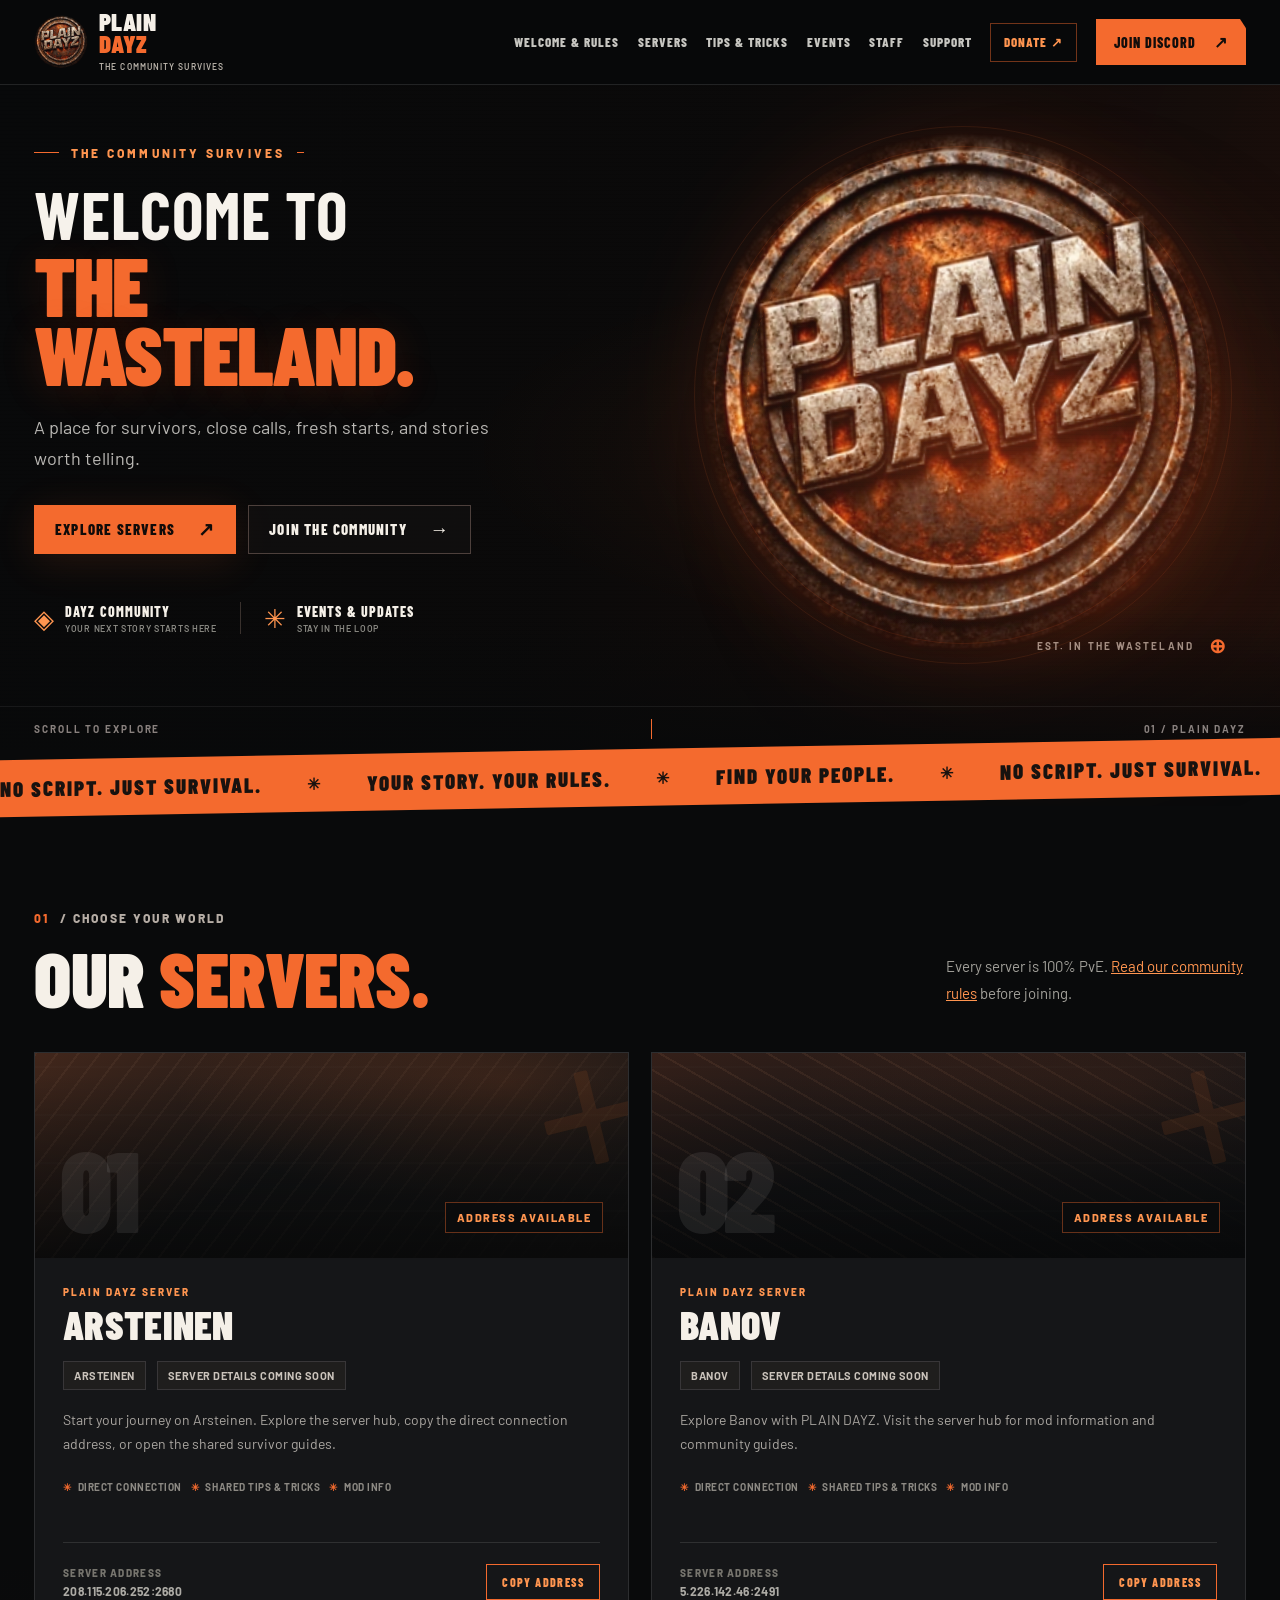
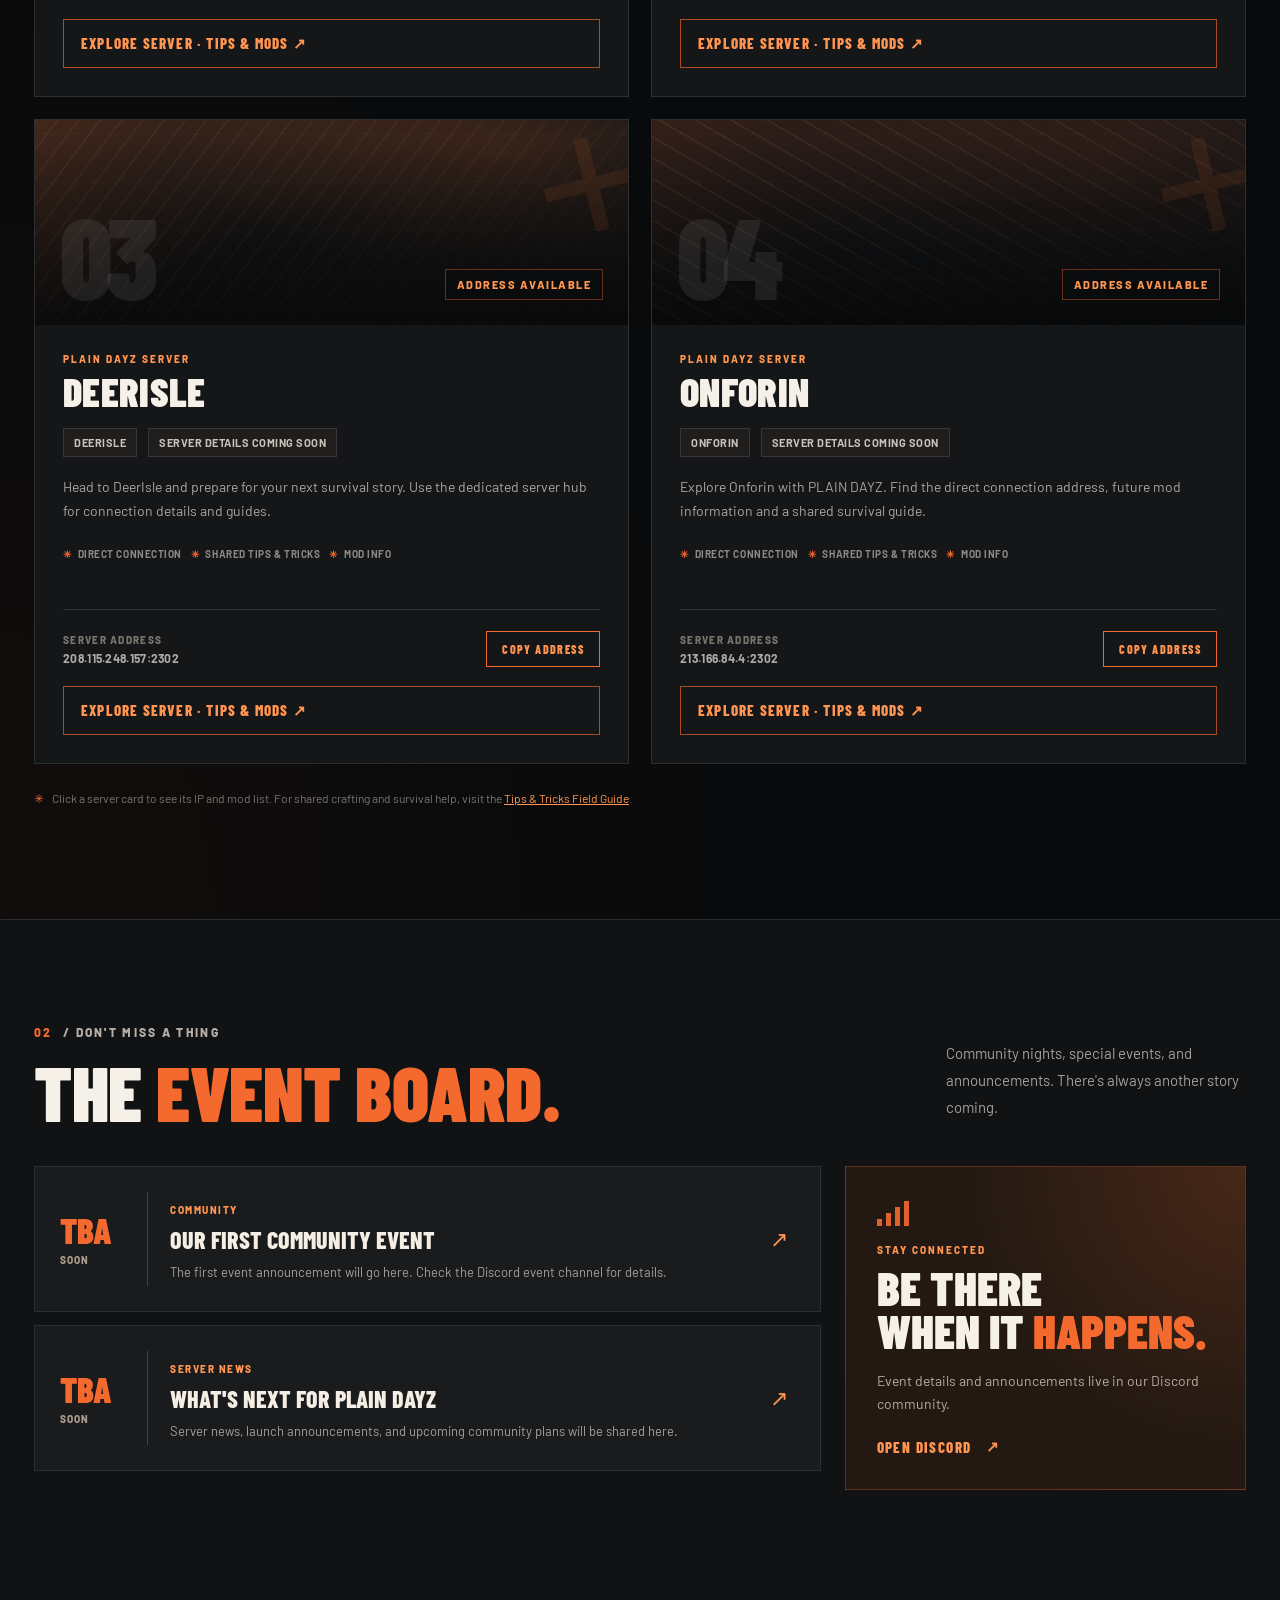
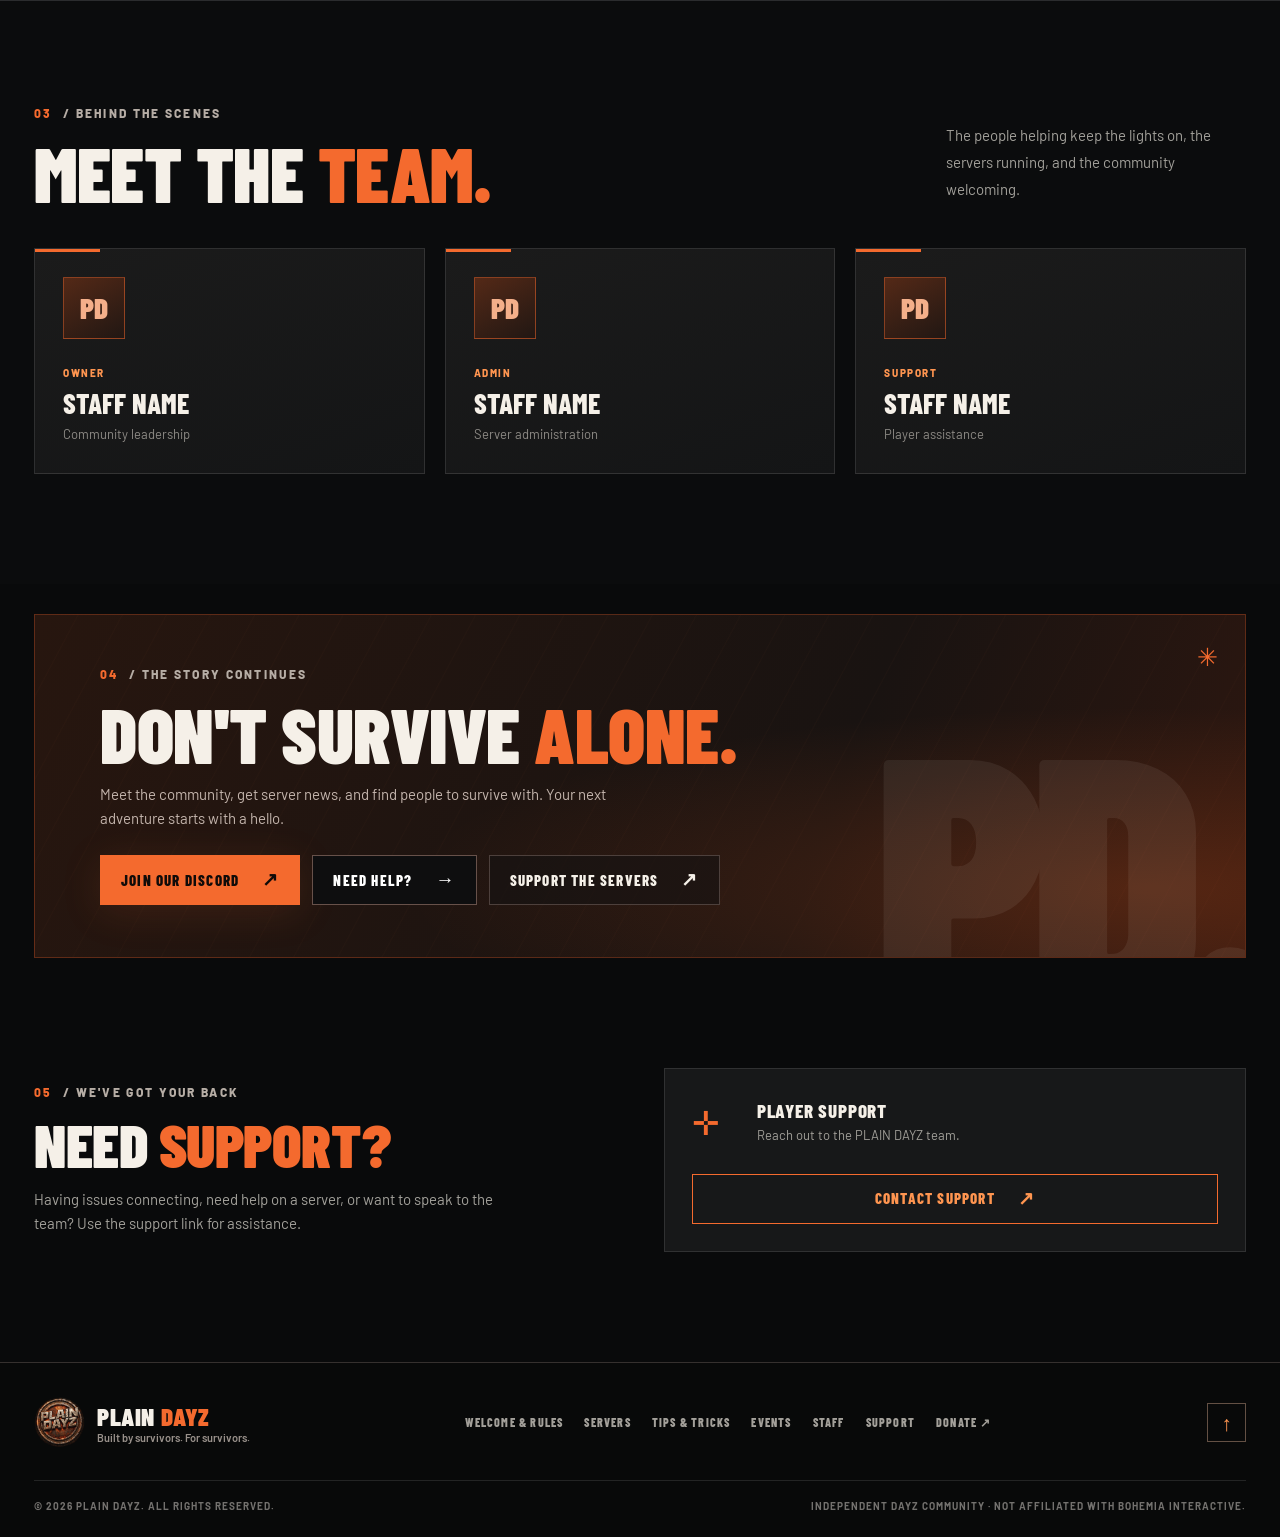
<file: index.html>
<!doctype html>
<html lang="en">
<head>
  <meta charset="utf-8">
  <meta name="viewport" content="width=device-width, initial-scale=1">
  <meta name="theme-color" content="#08090b">
  <meta name="description" content="PLAIN DAYZ — a DayZ community. Explore servers, discover events, meet the staff, and join the community.">
  <meta property="og:type" content="website">
  <meta property="og:title" content="PLAIN DAYZ | The Community Survives">
  <meta property="og:description" content="Enter the wasteland. Find your people. Explore our DayZ servers and join the community.">
  <meta property="og:image" content="assets/social-preview.png">
  <title>PLAIN DAYZ | The Community Survives</title>
  <link rel="icon" type="image/svg+xml" href="assets/favicon.svg">
  <link rel="preconnect" href="https://fonts.googleapis.com">
  <link rel="preconnect" href="https://fonts.gstatic.com" crossorigin>
  <link href="https://fonts.googleapis.com/css2?family=Barlow+Condensed:wght@400;500;600;700;800;900&family=Barlow:wght@400;500;600;700;800&display=swap" rel="stylesheet">
  <link rel="stylesheet" href="styles.css">
  <script src="config.js" defer></script>
  <script src="script.js" defer></script>
</head>
<body>
  <a class="skip-link" href="#main">Skip to content</a>
  <div class="site-shell">
    <header class="site-header" id="top">
      <div class="container header-inner">
        <a class="brand" href="#top" aria-label="PLAIN DAYZ home">
          <img class="brand-mark" src="assets/plain-dayz-logo.webp" alt="">
          <span class="brand-name">PLAIN <strong>DAYZ</strong><small>THE COMMUNITY SURVIVES</small></span>
        </a>
        <button class="menu-toggle" type="button" aria-controls="primary-nav" aria-expanded="false" aria-label="Open navigation">
          <span></span><span></span><span></span>
        </button>
        <nav class="primary-nav" id="primary-nav" aria-label="Main navigation">
          <a href="welcome.html">WELCOME &amp; RULES</a>
          <a href="#servers">SERVERS</a>
          <a href="guides.html">TIPS &amp; TRICKS</a>
          <a href="#events">EVENTS</a>
          <a href="#staff">STAFF</a>
          <a href="#support">SUPPORT</a>
          <a id="nav-donate" class="nav-donate" href="https://paypal.me/TrIM81">DONATE ↗</a>
          <a id="nav-discord" class="nav-discord" href="#community">JOIN DISCORD <span aria-hidden="true">↗</span></a>
        </nav>
      </div>
    </header>

    <main id="main">
      <section class="hero" aria-labelledby="hero-title">
        <div class="hero-grid" aria-hidden="true"></div>
        <div class="hero-glow" aria-hidden="true"></div>
        <div id="embers" class="embers" aria-hidden="true"></div>
        <div class="container hero-content">
          <div class="hero-copy">
            <div class="eyebrow"><span class="eyebrow-line"></span><span id="site-eyebrow">THE COMMUNITY SURVIVES</span><span class="eyebrow-line"></span></div>
            <p class="hero-pretitle" id="hero-first">WELCOME TO</p>
            <h1 id="hero-title">THE <span>WASTELAND.</span></h1>
            <p class="hero-tagline" id="hero-tagline">A place for survivors, close calls, fresh starts, and stories worth telling.</p>
            <div class="hero-actions">
              <a class="btn btn-primary" href="#servers">EXPLORE SERVERS <span aria-hidden="true">↗</span></a>
              <a class="btn btn-ghost" href="#community">JOIN THE COMMUNITY <span aria-hidden="true">→</span></a>
            </div>
            <div class="hero-meta" aria-label="Community highlights">
              <div class="hero-meta-item"><span class="meta-icon" aria-hidden="true">◈</span><div><strong>DAYZ COMMUNITY</strong><small>YOUR NEXT STORY STARTS HERE</small></div></div>
              <div class="hero-meta-separator"></div>
              <div class="hero-meta-item"><span class="meta-icon" aria-hidden="true">✳</span><div><strong>EVENTS & UPDATES</strong><small>STAY IN THE LOOP</small></div></div>
            </div>
          </div>
          <div class="hero-art" aria-label="PLAIN DAYZ metallic orange logo">
            <div class="art-halo halo-one" aria-hidden="true"></div>
            <div class="art-halo halo-two" aria-hidden="true"></div>
            <img class="hero-logo" src="assets/plain-dayz-logo.webp" alt="PLAIN DAYZ emblem with scorched steel lettering and fiery orange embers">
            <div class="art-caption"><span>EST. IN THE WASTELAND</span><span class="crosshair" aria-hidden="true">⊕</span></div>
          </div>
        </div>
        <div class="hero-bottom" aria-hidden="true"><div class="container hero-bottom-inner"><span>SCROLL TO EXPLORE</span><span class="scroll-tick"></span><span>01 / PLAIN DAYZ</span></div></div>
      </section>

      <div class="ticker" aria-label="Plain DayZ community slogan"><div class="ticker-track"><span>NO SCRIPT. JUST SURVIVAL.</span><b>✳</b><span>YOUR STORY. YOUR RULES.</span><b>✳</b><span>FIND YOUR PEOPLE.</span><b>✳</b><span>NO SCRIPT. JUST SURVIVAL.</span><b>✳</b><span>YOUR STORY. YOUR RULES.</span><b>✳</b></div></div>

      <section class="section section-servers" id="servers" aria-labelledby="servers-title">
        <div class="container">
          <div class="section-top">
            <div><div class="kicker"><span>01</span> / CHOOSE YOUR WORLD</div><h2 id="servers-title">OUR <em>SERVERS</em><span class="period">.</span></h2></div>
            <p>Every server is 100% PvE. <a href="welcome.html" style="color:#ff9550;text-decoration:underline">Read our community rules</a> before joining.</p>
          </div>
          <div id="server-list" class="server-grid" aria-live="polite"></div>
          <div class="section-footnote"><span class="small-cross" aria-hidden="true">✳</span> Click a server card to see its IP and mod list. For shared crafting and survival help, visit the <a href="guides.html" style="color:#ff9550;text-decoration:underline">Tips &amp; Tricks Field Guide</a>.</div>
        </div>
      </section>

      <section class="section events-section" id="events" aria-labelledby="events-title">
        <div class="container">
          <div class="section-top">
            <div><div class="kicker"><span>02</span> / DON'T MISS A THING</div><h2 id="events-title">THE <em>EVENT BOARD</em><span class="period">.</span></h2></div>
            <p>Community nights, special events, and announcements. There's always another story coming.</p>
          </div>
          <div class="events-layout"><div class="events-list" id="event-list"></div>
            <aside class="events-aside"><div class="signal" aria-hidden="true"><span></span><span></span><span></span><span></span></div><p class="aside-kicker">STAY CONNECTED</p><h3>BE THERE<br>WHEN IT <span>HAPPENS.</span></h3><p>Event details and announcements live in our Discord community.</p><a id="events-discord" class="text-link" href="#community">OPEN DISCORD <span>↗</span></a></aside>
          </div>
        </div>
      </section>

      <section class="section staff-section" id="staff" aria-labelledby="staff-title">
        <div class="container">
          <div class="section-top"><div><div class="kicker"><span>03</span> / BEHIND THE SCENES</div><h2 id="staff-title">MEET THE <em>TEAM</em><span class="period">.</span></h2></div><p>The people helping keep the lights on, the servers running, and the community welcoming.</p></div>
          <div class="staff-grid" id="staff-list"></div>
        </div>
      </section>

      <section class="section community-section" id="community" aria-labelledby="community-title">
        <div class="container">
          <div class="community-panel"><div class="community-sigil" aria-hidden="true">✳</div><div class="community-copy"><div class="kicker"><span>04</span> / THE STORY CONTINUES</div><h2 id="community-title">DON'T SURVIVE <em>ALONE.</em></h2><p>Meet the community, get server news, and find people to survive with. Your next adventure starts with a hello.</p><div class="community-buttons"><a id="community-discord" class="btn btn-primary" href="#support">JOIN OUR DISCORD <span>↗</span></a><a class="btn btn-dark" href="#support">NEED HELP? <span>→</span></a><a id="community-donate" class="btn btn-ghost" href="https://paypal.me/TrIM81">SUPPORT THE SERVERS <span>↗</span></a></div></div><div class="community-watermark" aria-hidden="true">PD.</div></div>
        </div>
      </section>

      <section class="support-section" id="support" aria-labelledby="support-title">
        <div class="container support-grid"><div class="support-info"><div class="kicker"><span>05</span> / WE'VE GOT YOUR BACK</div><h2 id="support-title">NEED <em>SUPPORT?</em></h2><p>Having issues connecting, need help on a server, or want to speak to the team? Use the support link for assistance.</p></div><div class="support-action"><span class="support-icon" aria-hidden="true">✛</span><div><strong>PLAYER SUPPORT</strong><p>Reach out to the PLAIN DAYZ team.</p></div><a id="support-link" class="btn btn-outline" href="#support">CONTACT SUPPORT <span>↗</span></a></div></div>
      </section>
    </main>

    <footer class="site-footer"><div class="container footer-top"><div class="footer-brand"><img src="assets/plain-dayz-logo.webp" alt=""><div><strong>PLAIN <span>DAYZ</span></strong><small id="footer-description">Built by survivors. For survivors.</small></div></div><div class="footer-links"><a href="welcome.html">WELCOME &amp; RULES</a><a href="#servers">SERVERS</a><a href="guides.html">TIPS &amp; TRICKS</a><a href="#events">EVENTS</a><a href="#staff">STAFF</a><a href="#support">SUPPORT</a><a id="footer-donate" href="https://paypal.me/TrIM81">DONATE ↗</a></div><a href="#top" class="back-to-top" aria-label="Back to top">↑</a></div><div class="container footer-bottom"><span>© <span id="year"></span> PLAIN DAYZ. ALL RIGHTS RESERVED.</span><span>INDEPENDENT DAYZ COMMUNITY · NOT AFFILIATED WITH BOHEMIA INTERACTIVE.</span></div></footer>
  </div>
</body>
</html>
</file>
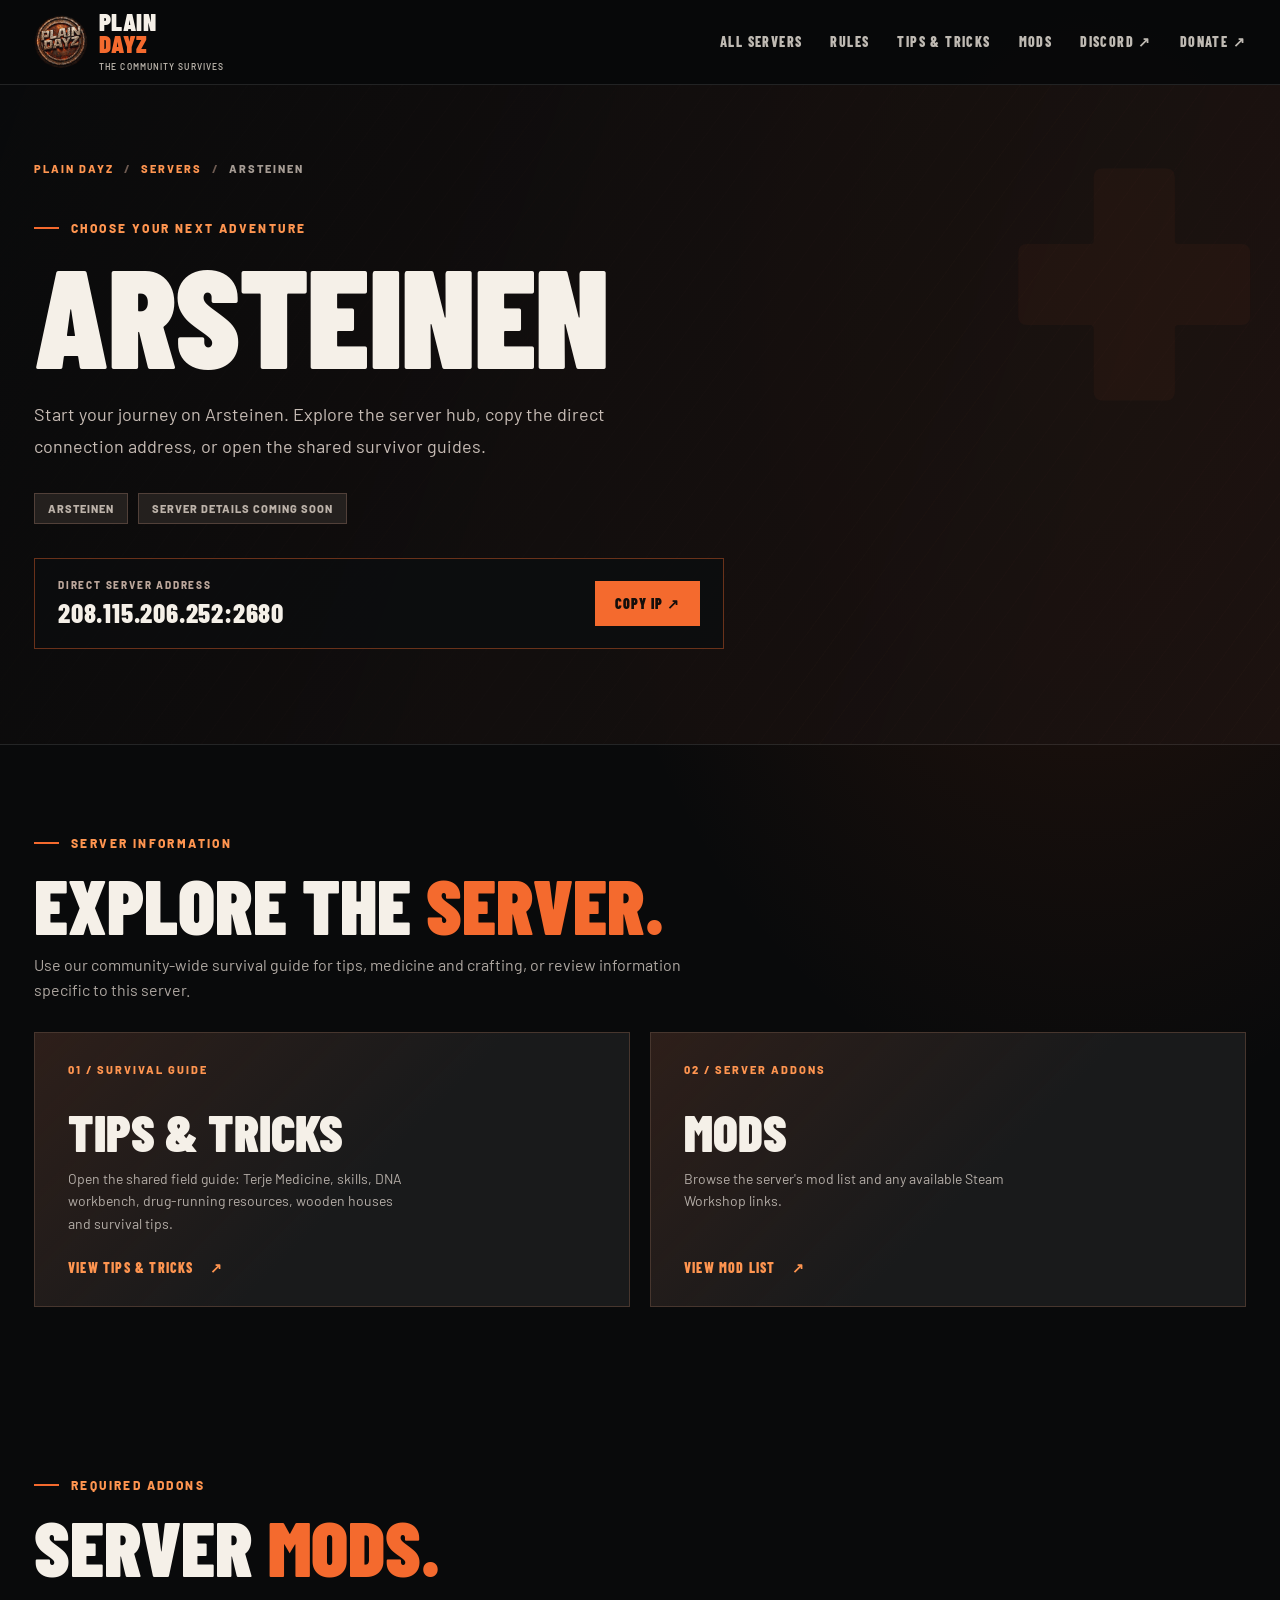
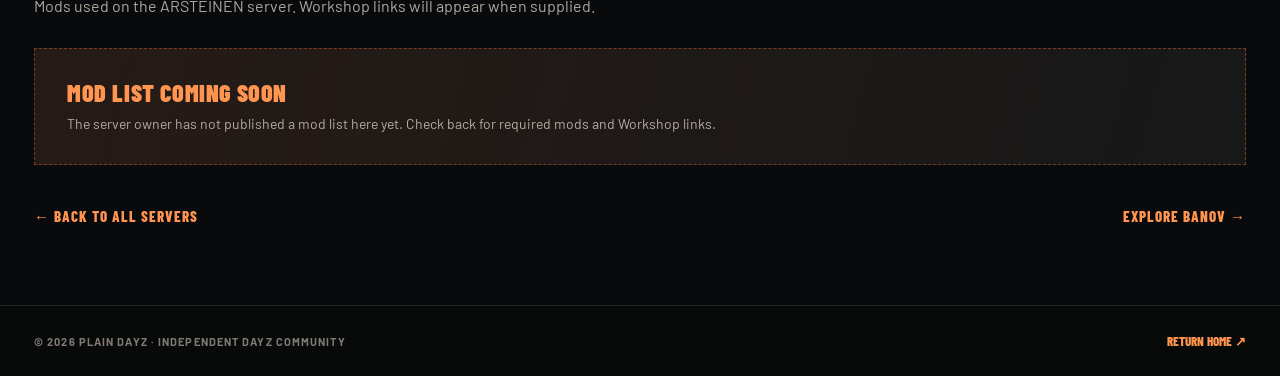
<file: arsteinen.html>
<!doctype html>
<html lang="en">
<head>
<meta charset="utf-8"><meta name="viewport" content="width=device-width, initial-scale=1">
<meta name="theme-color" content="#08090b">
<meta name="description" content="PLAIN DAYZ ARSTEINEN server guide, tips and tricks, and mods.">
<title>ARSTEINEN | PLAIN DAYZ</title>
<link rel="icon" type="image/svg+xml" href="assets/favicon.svg">
<link rel="preconnect" href="https://fonts.googleapis.com">
<link rel="preconnect" href="https://fonts.gstatic.com" crossorigin>
<link href="https://fonts.googleapis.com/css2?family=Barlow+Condensed:wght@400;500;600;700;800;900&family=Barlow:wght@400;500;600;700;800&display=swap" rel="stylesheet">
<link rel="stylesheet" href="styles.css"><link rel="stylesheet" href="server-pages.css">
<script src="config.js" defer></script><script src="server-page.js" defer></script>
</head>
<body class="server-hub-body" data-server="arsteinen">
<a class="skip-link" href="#main">Skip to content</a>
<header class="site-header server-hub-header"><div class="container header-inner">
<a class="brand" href="index.html" aria-label="PLAIN DAYZ homepage"><img class="brand-mark" src="assets/plain-dayz-logo.webp" alt=""><span class="brand-name">PLAIN <strong>DAYZ</strong><small>THE COMMUNITY SURVIVES</small></span></a>
<nav class="server-top-nav" aria-label="Server navigation"><a href="index.html#servers">ALL SERVERS</a><a href="welcome.html">RULES</a><a href="guides.html">TIPS &amp; TRICKS</a><a href="#mods">MODS</a><a href="https://discord.gg/hCGqqxbfHd" target="_blank" rel="noopener noreferrer">DISCORD ↗</a><a href="https://paypal.me/TrIM81" target="_blank" rel="noopener noreferrer">DONATE ↗</a></nav>
</div></header>
<main id="main">
<section class="server-hub-hero"><div class="container">
<div class="hub-breadcrumb"><a href="index.html">PLAIN DAYZ</a><span class="separator">/</span><a href="index.html#servers">SERVERS</a><span class="separator">/</span><span id="crumb-server">ARSTEINEN</span></div>
<div class="hub-kicker">CHOOSE YOUR NEXT ADVENTURE</div>
<h1 id="server-name">ARSTEINEN</h1>
<p class="hub-lead" id="server-lead">Explore this PLAIN DAYZ server.</p>
<div class="hub-specs"><span id="server-map">ARSTEINEN</span><span id="server-style">GAMEPLAY DETAILS COMING SOON</span></div>
<div class="hub-connect"><div><span class="hub-connect-label">DIRECT SERVER ADDRESS</span><div class="hub-address" id="server-address">LOADING...</div></div><button class="hub-copy" type="button" id="copy-address">COPY IP ↗</button></div>
</div></section>
<section class="hub-section" aria-labelledby="hub-explore"><div class="container">
<div class="hub-section-head"><div class="hub-kicker">SERVER INFORMATION</div><h2 id="hub-explore">EXPLORE THE <em>SERVER.</em></h2><p>Use our community-wide survival guide for tips, medicine and crafting, or review information specific to this server.</p></div>
<div class="hub-options">
<a class="hub-option" href="guides.html"><span class="hub-option-index">01 / SURVIVAL GUIDE</span><h3>TIPS &amp; TRICKS</h3><p>Open the shared field guide: Terje Medicine, skills, DNA workbench, drug-running resources, wooden houses and survival tips.</p><span class="hub-option-action">VIEW TIPS &amp; TRICKS <span aria-hidden="true">↗</span></span></a>
<a class="hub-option" href="#mods"><span class="hub-option-index">02 / SERVER ADDONS</span><h3>MODS</h3><p>Browse the server's mod list and any available Steam Workshop links.</p><span class="hub-option-action">VIEW MOD LIST <span aria-hidden="true">↗</span></span></a>
</div></div></section>
<section class="hub-section" id="mods" aria-labelledby="mods-title"><div class="container">
<div class="hub-section-head"><div class="hub-kicker">REQUIRED ADDONS</div><h2 id="mods-title">SERVER <em>MODS.</em></h2><p>Mods used on the <span id="mod-server-name">ARSTEINEN</span> server. Workshop links will appear when supplied.</p></div>
<div class="hub-mod-list" id="mods-list"></div>
<div class="hub-bottom-nav"><a href="index.html#servers">← BACK TO ALL SERVERS</a><a id="other-server-link" href="index.html#servers">OTHER SERVER →</a></div>
</div></section>
</main>
<footer class="hub-footer"><div class="container"><span>© <span id="year"></span> PLAIN DAYZ · INDEPENDENT DAYZ COMMUNITY</span><a href="index.html">RETURN HOME ↗</a></div></footer>
</body></html>
</file>
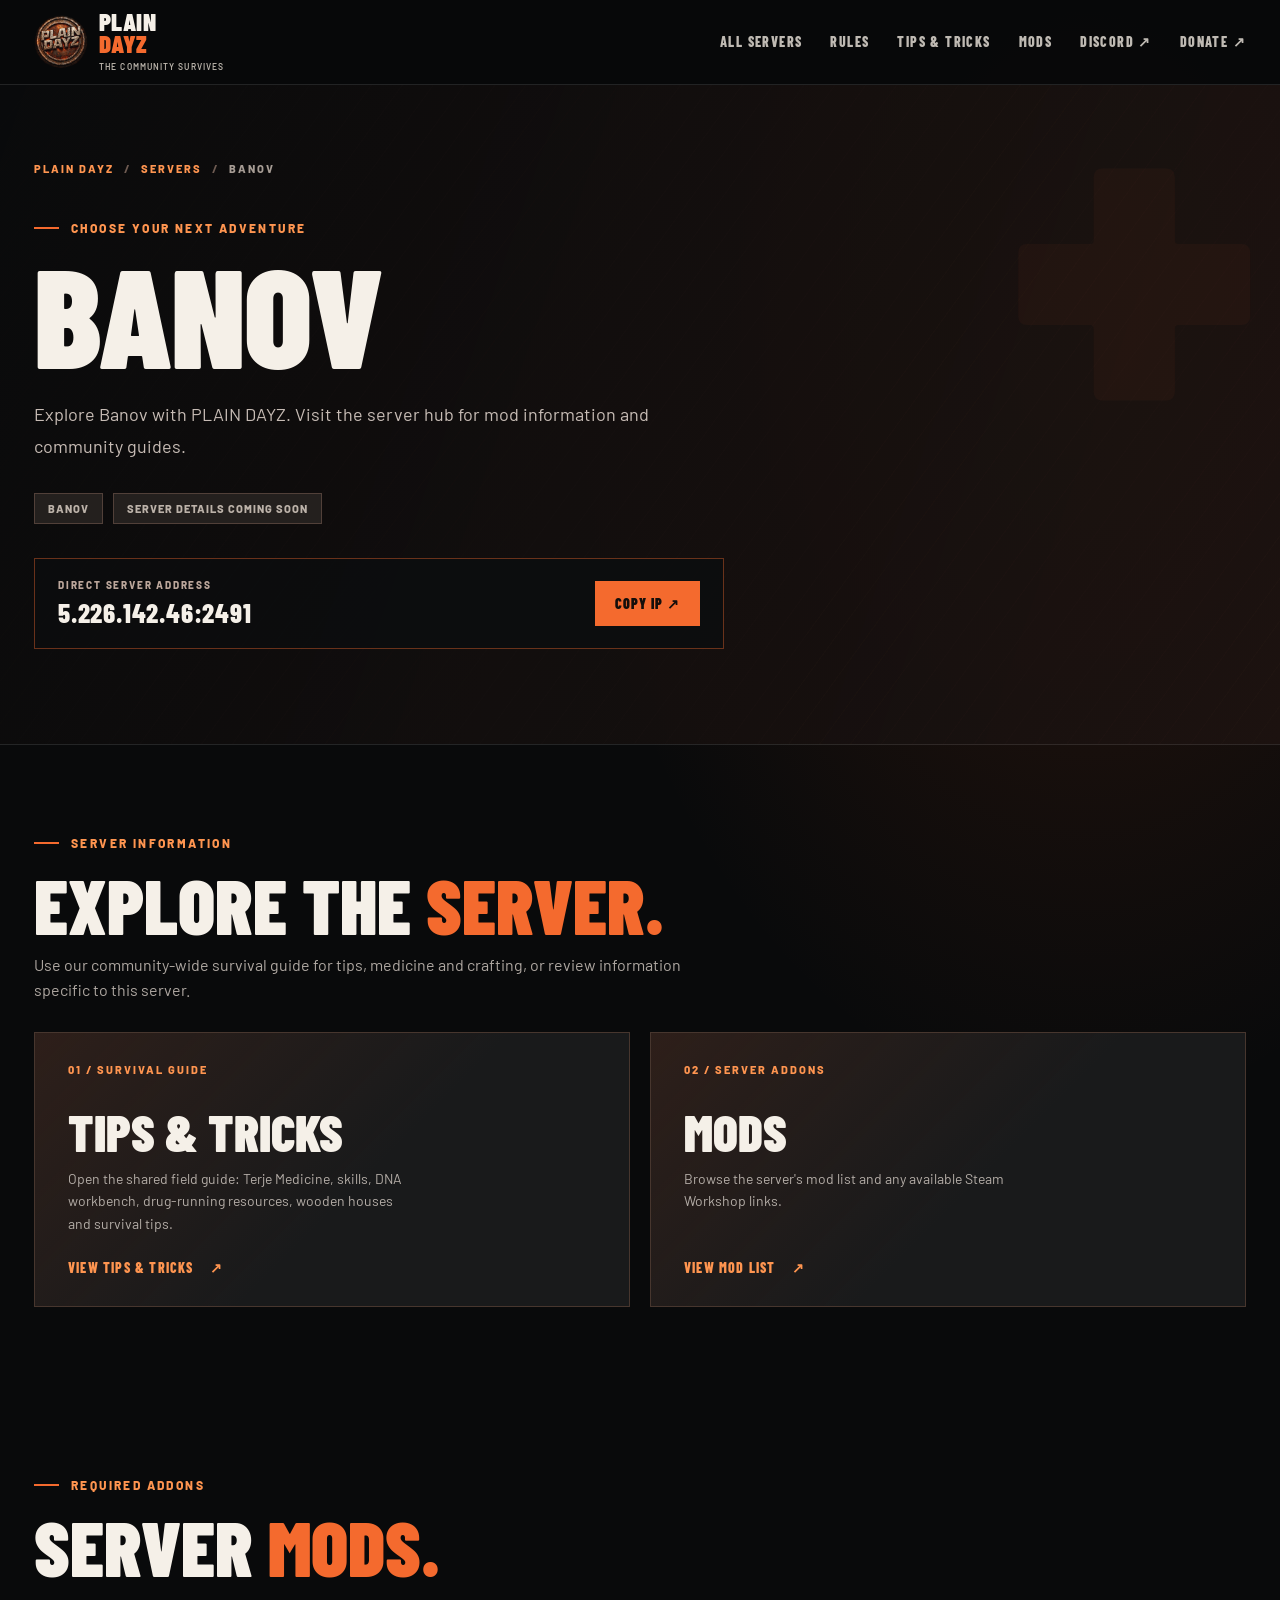
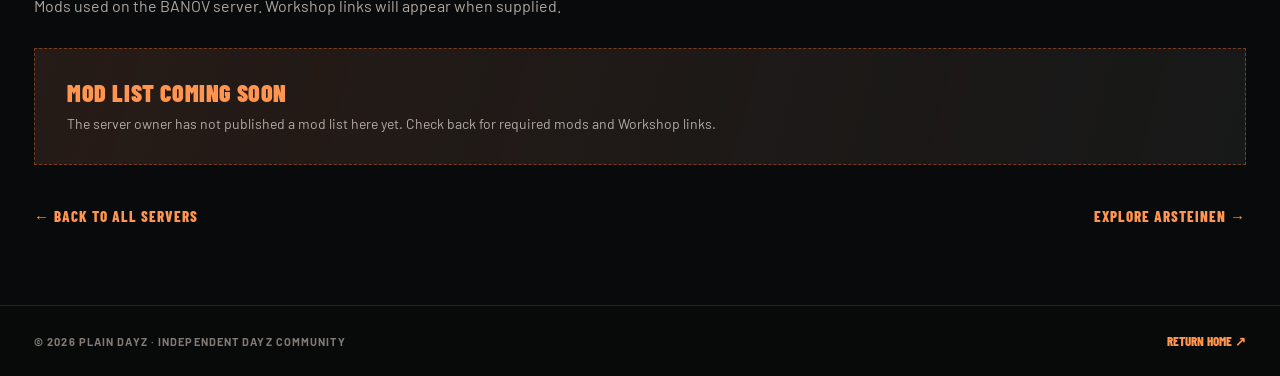
<file: banov.html>
<!doctype html>
<html lang="en">
<head>
<meta charset="utf-8"><meta name="viewport" content="width=device-width, initial-scale=1">
<meta name="theme-color" content="#08090b">
<meta name="description" content="PLAIN DAYZ BANOV server guide, tips and tricks, and mods.">
<title>BANOV | PLAIN DAYZ</title>
<link rel="icon" type="image/svg+xml" href="assets/favicon.svg">
<link rel="preconnect" href="https://fonts.googleapis.com">
<link rel="preconnect" href="https://fonts.gstatic.com" crossorigin>
<link href="https://fonts.googleapis.com/css2?family=Barlow+Condensed:wght@400;500;600;700;800;900&family=Barlow:wght@400;500;600;700;800&display=swap" rel="stylesheet">
<link rel="stylesheet" href="styles.css"><link rel="stylesheet" href="server-pages.css">
<script src="config.js" defer></script><script src="server-page.js" defer></script>
</head>
<body class="server-hub-body" data-server="banov">
<a class="skip-link" href="#main">Skip to content</a>
<header class="site-header server-hub-header"><div class="container header-inner">
<a class="brand" href="index.html" aria-label="PLAIN DAYZ homepage"><img class="brand-mark" src="assets/plain-dayz-logo.webp" alt=""><span class="brand-name">PLAIN <strong>DAYZ</strong><small>THE COMMUNITY SURVIVES</small></span></a>
<nav class="server-top-nav" aria-label="Server navigation"><a href="index.html#servers">ALL SERVERS</a><a href="welcome.html">RULES</a><a href="guides.html">TIPS &amp; TRICKS</a><a href="#mods">MODS</a><a href="https://discord.gg/hCGqqxbfHd" target="_blank" rel="noopener noreferrer">DISCORD ↗</a><a href="https://paypal.me/TrIM81" target="_blank" rel="noopener noreferrer">DONATE ↗</a></nav>
</div></header>
<main id="main">
<section class="server-hub-hero"><div class="container">
<div class="hub-breadcrumb"><a href="index.html">PLAIN DAYZ</a><span class="separator">/</span><a href="index.html#servers">SERVERS</a><span class="separator">/</span><span id="crumb-server">BANOV</span></div>
<div class="hub-kicker">CHOOSE YOUR NEXT ADVENTURE</div>
<h1 id="server-name">BANOV</h1>
<p class="hub-lead" id="server-lead">Explore this PLAIN DAYZ server.</p>
<div class="hub-specs"><span id="server-map">BANOV</span><span id="server-style">GAMEPLAY DETAILS COMING SOON</span></div>
<div class="hub-connect"><div><span class="hub-connect-label">DIRECT SERVER ADDRESS</span><div class="hub-address" id="server-address">LOADING...</div></div><button class="hub-copy" type="button" id="copy-address">COPY IP ↗</button></div>
</div></section>
<section class="hub-section" aria-labelledby="hub-explore"><div class="container">
<div class="hub-section-head"><div class="hub-kicker">SERVER INFORMATION</div><h2 id="hub-explore">EXPLORE THE <em>SERVER.</em></h2><p>Use our community-wide survival guide for tips, medicine and crafting, or review information specific to this server.</p></div>
<div class="hub-options">
<a class="hub-option" href="guides.html"><span class="hub-option-index">01 / SURVIVAL GUIDE</span><h3>TIPS &amp; TRICKS</h3><p>Open the shared field guide: Terje Medicine, skills, DNA workbench, drug-running resources, wooden houses and survival tips.</p><span class="hub-option-action">VIEW TIPS &amp; TRICKS <span aria-hidden="true">↗</span></span></a>
<a class="hub-option" href="#mods"><span class="hub-option-index">02 / SERVER ADDONS</span><h3>MODS</h3><p>Browse the server's mod list and any available Steam Workshop links.</p><span class="hub-option-action">VIEW MOD LIST <span aria-hidden="true">↗</span></span></a>
</div></div></section>
<section class="hub-section" id="mods" aria-labelledby="mods-title"><div class="container">
<div class="hub-section-head"><div class="hub-kicker">REQUIRED ADDONS</div><h2 id="mods-title">SERVER <em>MODS.</em></h2><p>Mods used on the <span id="mod-server-name">BANOV</span> server. Workshop links will appear when supplied.</p></div>
<div class="hub-mod-list" id="mods-list"></div>
<div class="hub-bottom-nav"><a href="index.html#servers">← BACK TO ALL SERVERS</a><a id="other-server-link" href="index.html#servers">OTHER SERVER →</a></div>
</div></section>
</main>
<footer class="hub-footer"><div class="container"><span>© <span id="year"></span> PLAIN DAYZ · INDEPENDENT DAYZ COMMUNITY</span><a href="index.html">RETURN HOME ↗</a></div></footer>
</body></html>
</file>
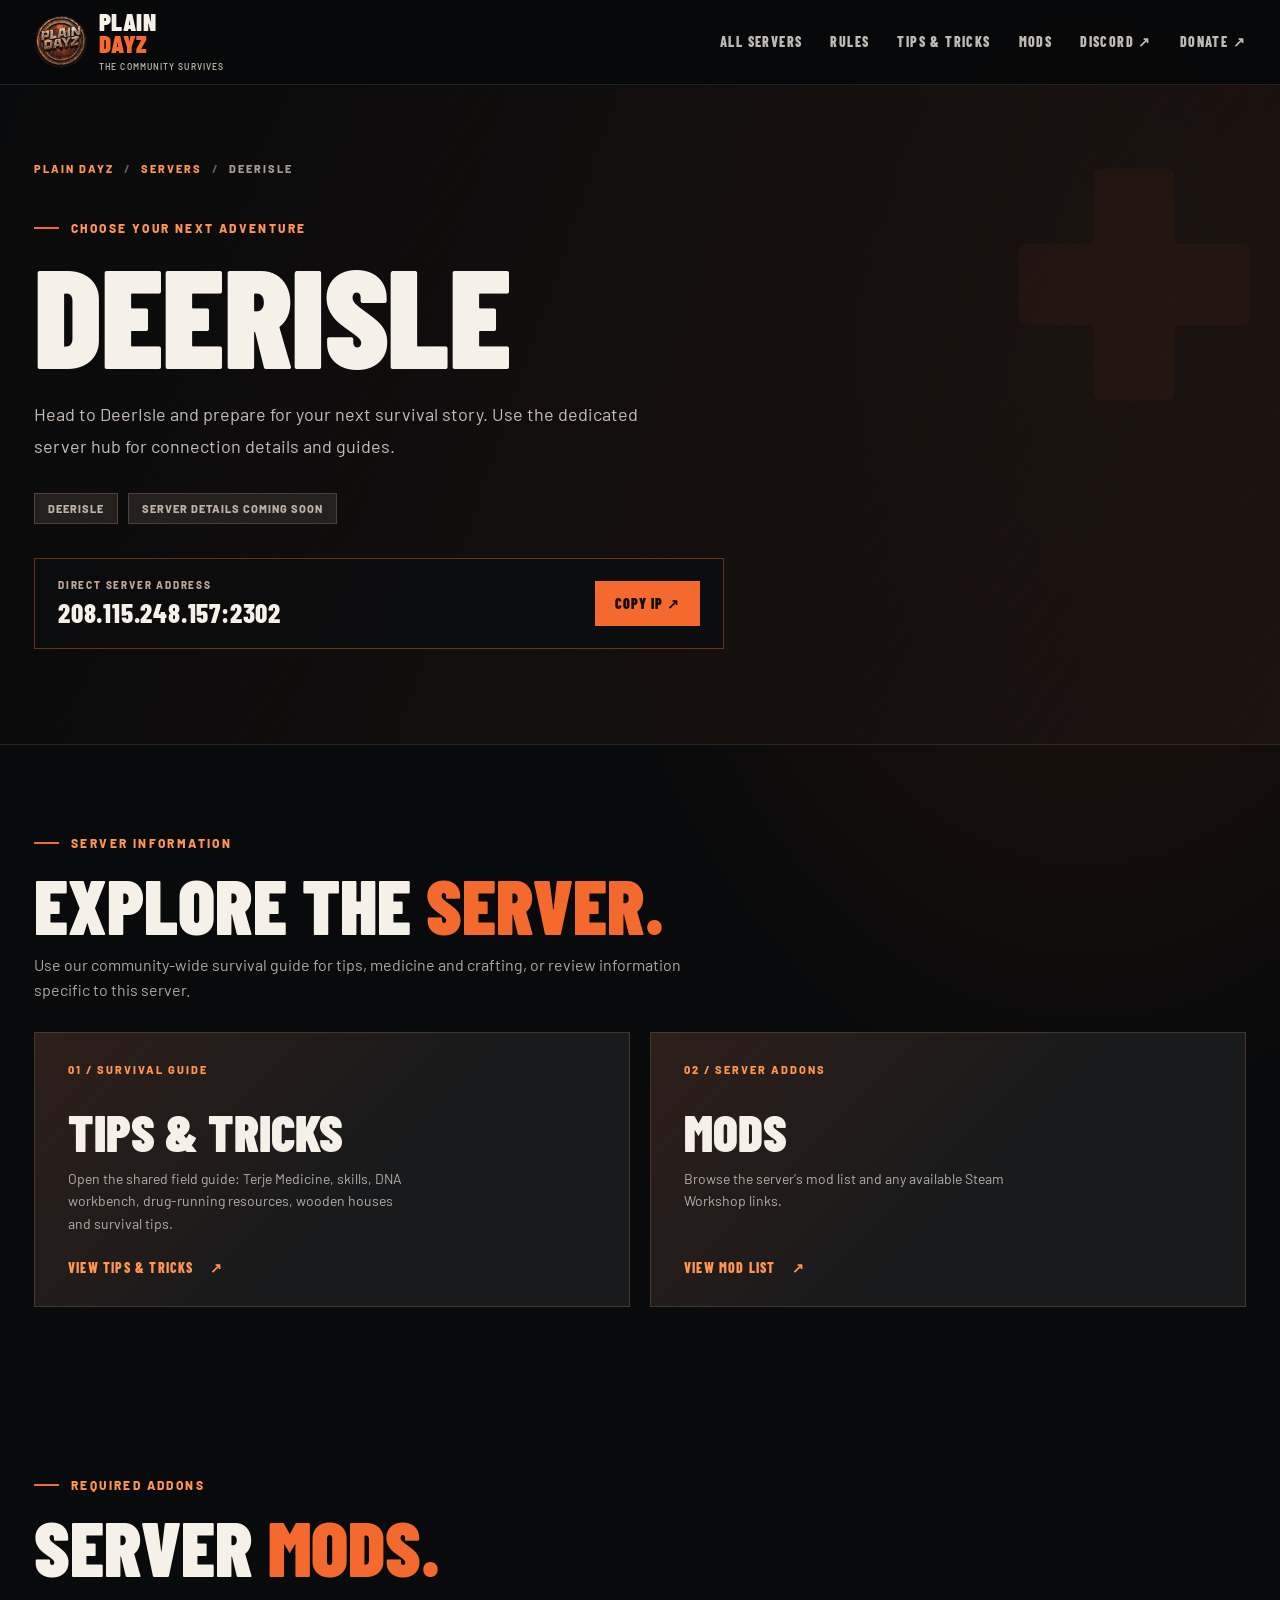
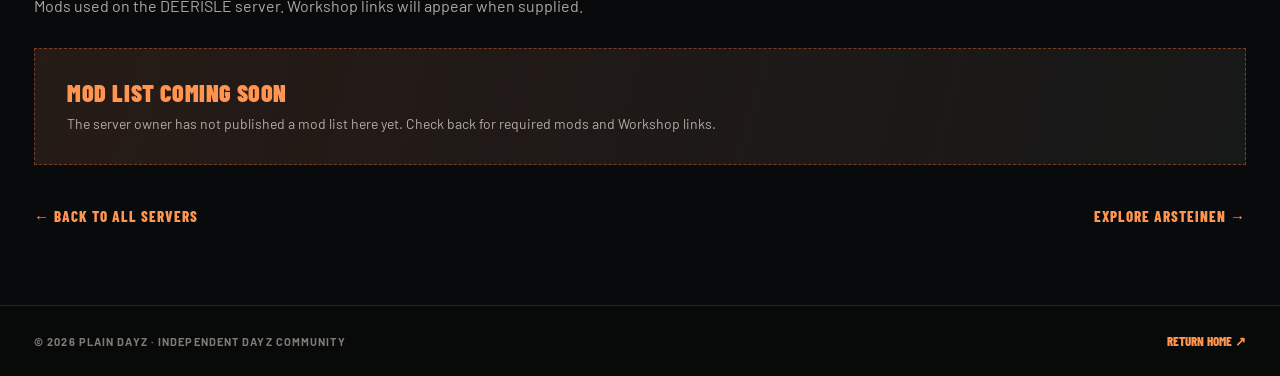
<file: deerisle.html>
<!doctype html>
<html lang="en">
<head>
<meta charset="utf-8"><meta name="viewport" content="width=device-width, initial-scale=1">
<meta name="theme-color" content="#08090b">
<meta name="description" content="PLAIN DAYZ DEERISLE server guide, tips and tricks, and mods.">
<title>DEERISLE | PLAIN DAYZ</title>
<link rel="icon" type="image/svg+xml" href="assets/favicon.svg">
<link rel="preconnect" href="https://fonts.googleapis.com">
<link rel="preconnect" href="https://fonts.gstatic.com" crossorigin>
<link href="https://fonts.googleapis.com/css2?family=Barlow+Condensed:wght@400;500;600;700;800;900&family=Barlow:wght@400;500;600;700;800&display=swap" rel="stylesheet">
<link rel="stylesheet" href="styles.css"><link rel="stylesheet" href="server-pages.css">
<script src="config.js" defer></script><script src="server-page.js" defer></script>
</head>
<body class="server-hub-body" data-server="deerisle">
<a class="skip-link" href="#main">Skip to content</a>
<header class="site-header server-hub-header"><div class="container header-inner">
<a class="brand" href="index.html" aria-label="PLAIN DAYZ homepage"><img class="brand-mark" src="assets/plain-dayz-logo.webp" alt=""><span class="brand-name">PLAIN <strong>DAYZ</strong><small>THE COMMUNITY SURVIVES</small></span></a>
<nav class="server-top-nav" aria-label="Server navigation"><a href="index.html#servers">ALL SERVERS</a><a href="welcome.html">RULES</a><a href="guides.html">TIPS &amp; TRICKS</a><a href="#mods">MODS</a><a href="https://discord.gg/hCGqqxbfHd" target="_blank" rel="noopener noreferrer">DISCORD ↗</a><a href="https://paypal.me/TrIM81" target="_blank" rel="noopener noreferrer">DONATE ↗</a></nav>
</div></header>
<main id="main">
<section class="server-hub-hero"><div class="container">
<div class="hub-breadcrumb"><a href="index.html">PLAIN DAYZ</a><span class="separator">/</span><a href="index.html#servers">SERVERS</a><span class="separator">/</span><span id="crumb-server">DEERISLE</span></div>
<div class="hub-kicker">CHOOSE YOUR NEXT ADVENTURE</div>
<h1 id="server-name">DEERISLE</h1>
<p class="hub-lead" id="server-lead">Explore this PLAIN DAYZ server.</p>
<div class="hub-specs"><span id="server-map">DEERISLE</span><span id="server-style">GAMEPLAY DETAILS COMING SOON</span></div>
<div class="hub-connect"><div><span class="hub-connect-label">DIRECT SERVER ADDRESS</span><div class="hub-address" id="server-address">LOADING...</div></div><button class="hub-copy" type="button" id="copy-address">COPY IP ↗</button></div>
</div></section>
<section class="hub-section" aria-labelledby="hub-explore"><div class="container">
<div class="hub-section-head"><div class="hub-kicker">SERVER INFORMATION</div><h2 id="hub-explore">EXPLORE THE <em>SERVER.</em></h2><p>Use our community-wide survival guide for tips, medicine and crafting, or review information specific to this server.</p></div>
<div class="hub-options">
<a class="hub-option" href="guides.html"><span class="hub-option-index">01 / SURVIVAL GUIDE</span><h3>TIPS &amp; TRICKS</h3><p>Open the shared field guide: Terje Medicine, skills, DNA workbench, drug-running resources, wooden houses and survival tips.</p><span class="hub-option-action">VIEW TIPS &amp; TRICKS <span aria-hidden="true">↗</span></span></a>
<a class="hub-option" href="#mods"><span class="hub-option-index">02 / SERVER ADDONS</span><h3>MODS</h3><p>Browse the server's mod list and any available Steam Workshop links.</p><span class="hub-option-action">VIEW MOD LIST <span aria-hidden="true">↗</span></span></a>
</div></div></section>
<section class="hub-section" id="mods" aria-labelledby="mods-title"><div class="container">
<div class="hub-section-head"><div class="hub-kicker">REQUIRED ADDONS</div><h2 id="mods-title">SERVER <em>MODS.</em></h2><p>Mods used on the <span id="mod-server-name">DEERISLE</span> server. Workshop links will appear when supplied.</p></div>
<div class="hub-mod-list" id="mods-list"></div>
<div class="hub-bottom-nav"><a href="index.html#servers">← BACK TO ALL SERVERS</a><a id="other-server-link" href="index.html#servers">OTHER SERVER →</a></div>
</div></section>
</main>
<footer class="hub-footer"><div class="container"><span>© <span id="year"></span> PLAIN DAYZ · INDEPENDENT DAYZ COMMUNITY</span><a href="index.html">RETURN HOME ↗</a></div></footer>
</body></html>
</file>
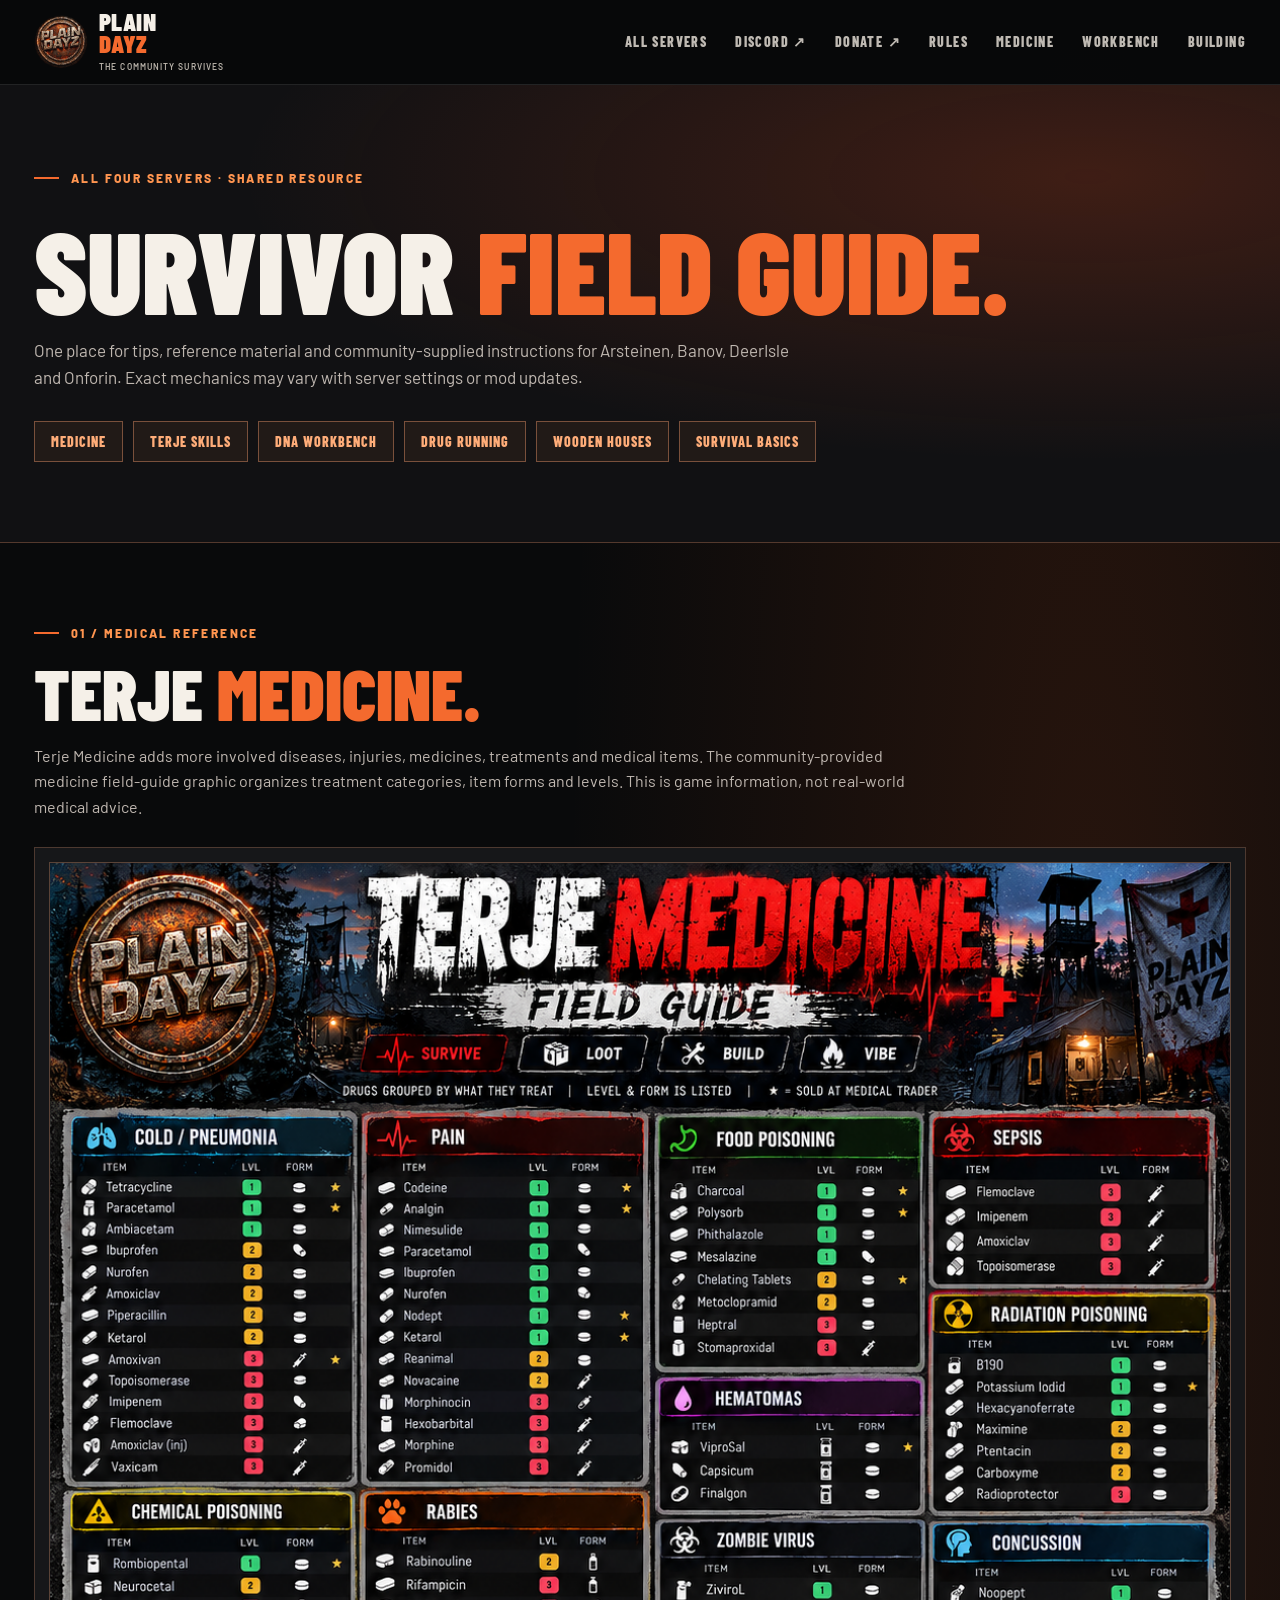
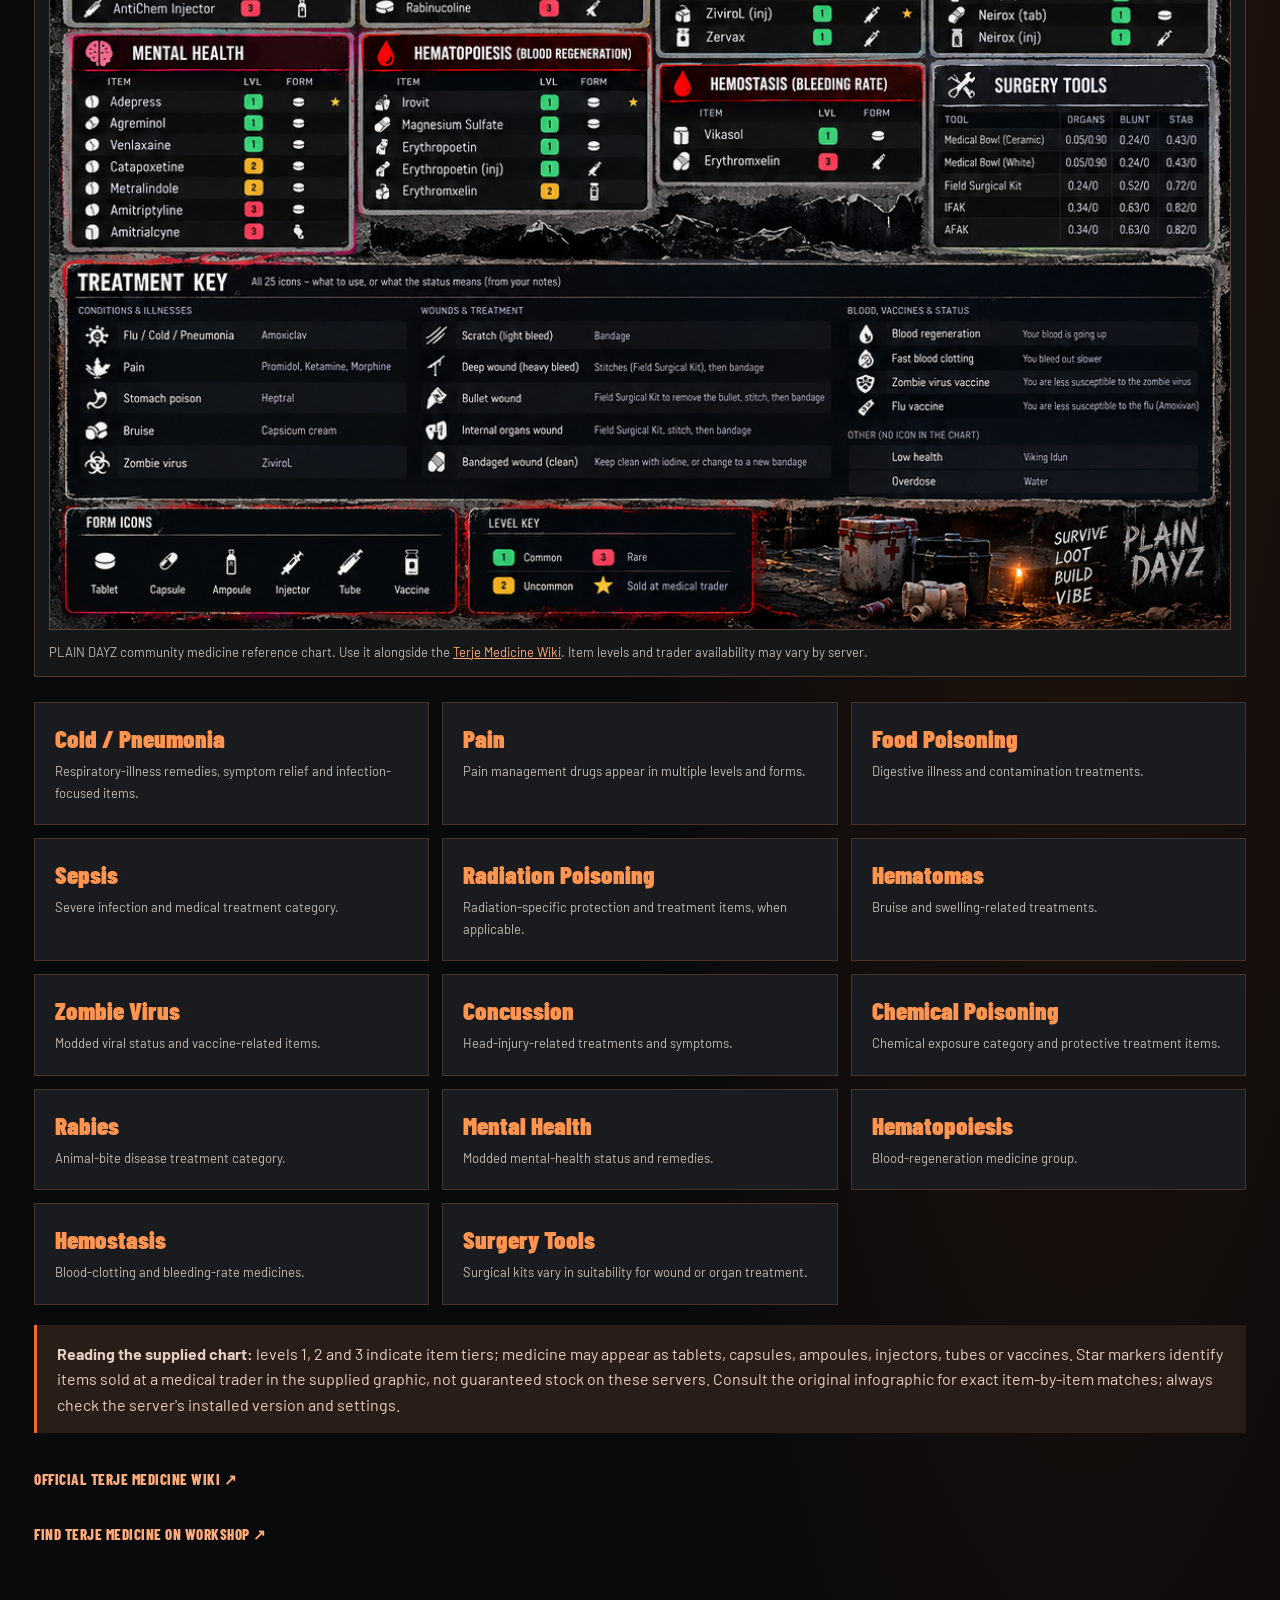
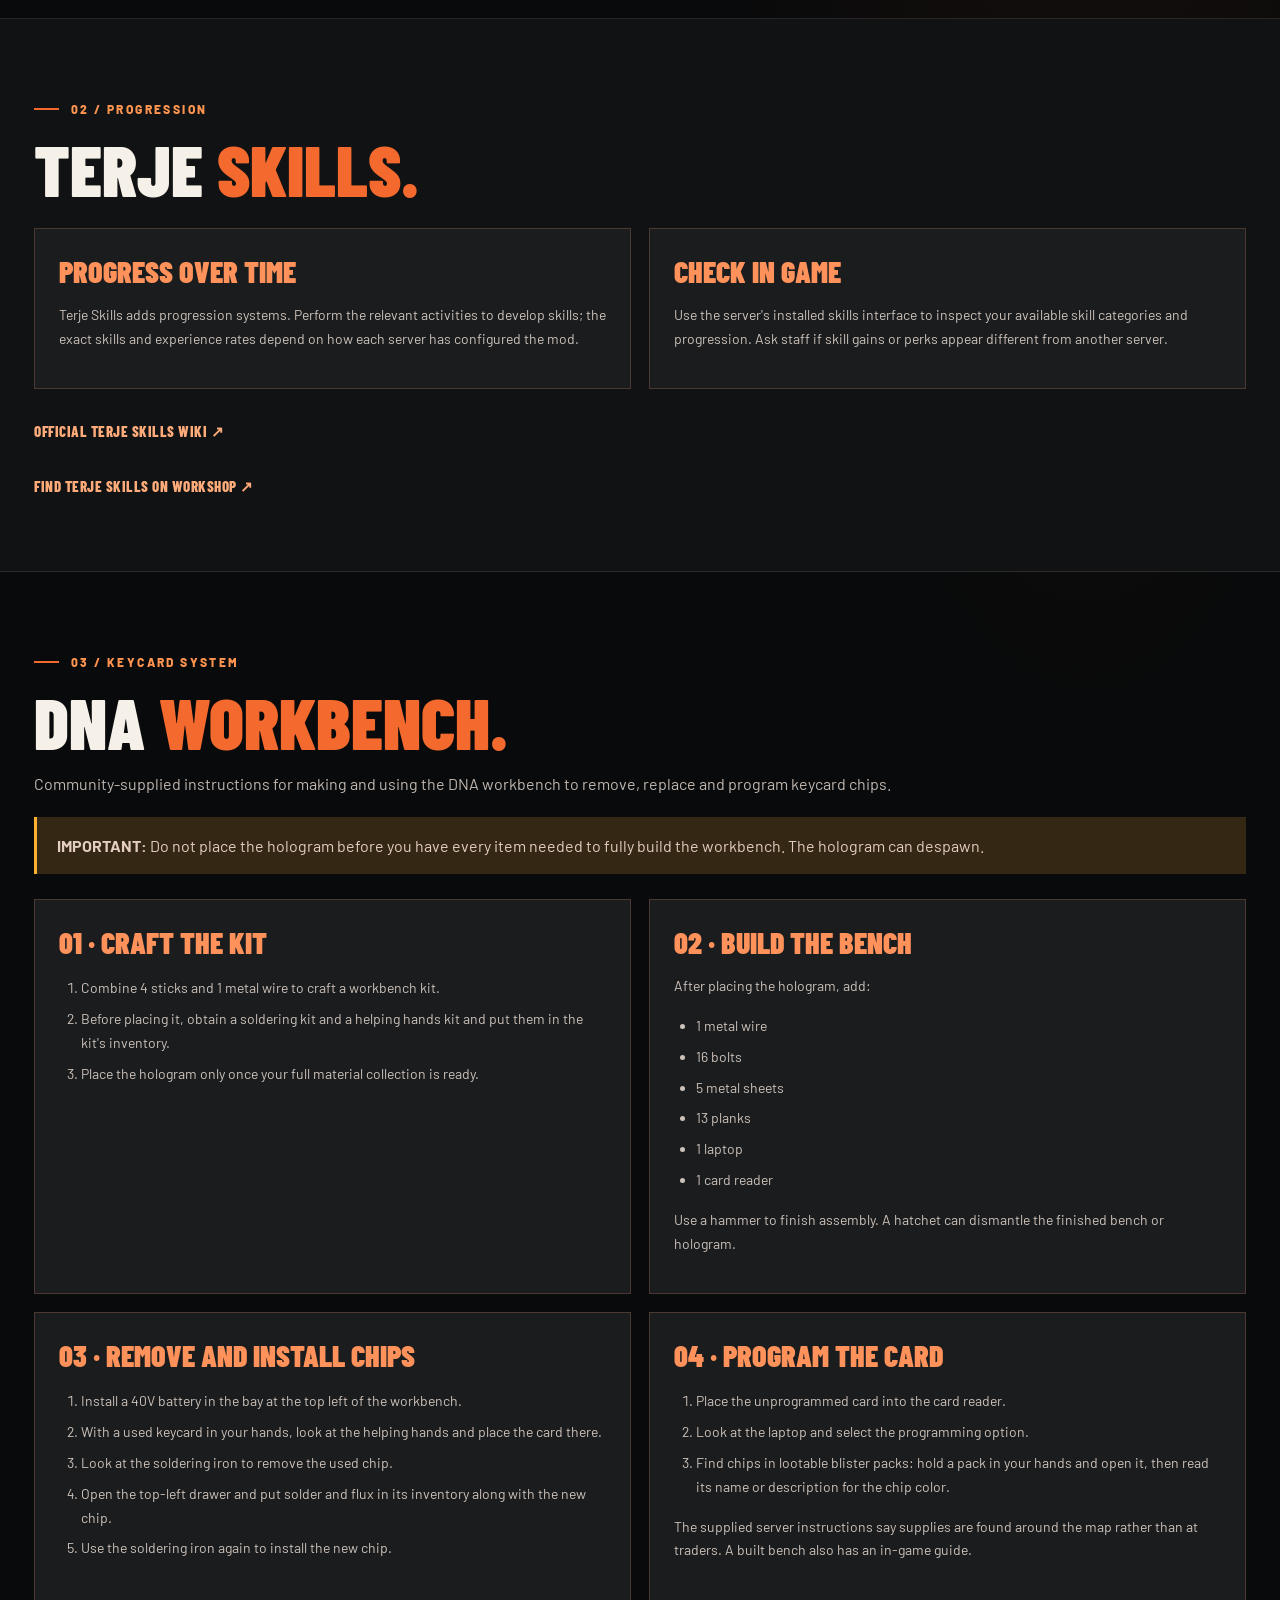
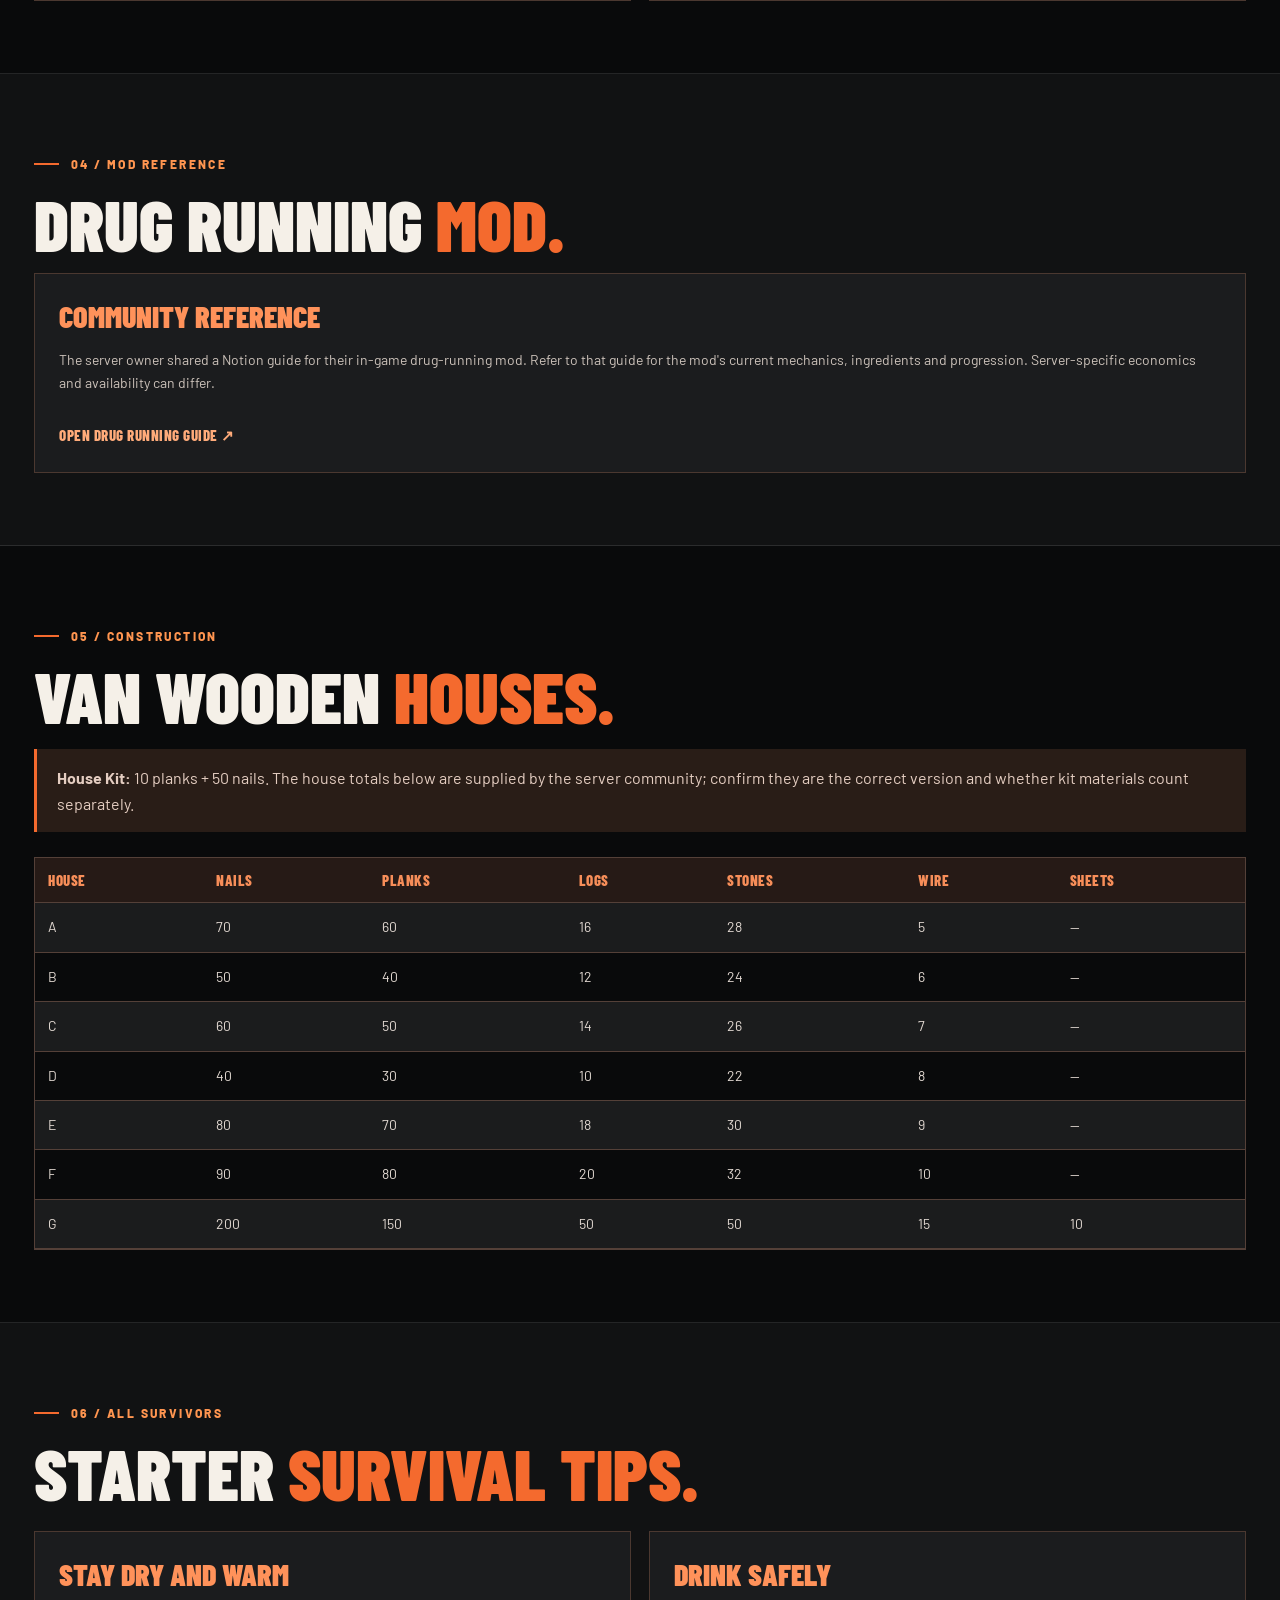
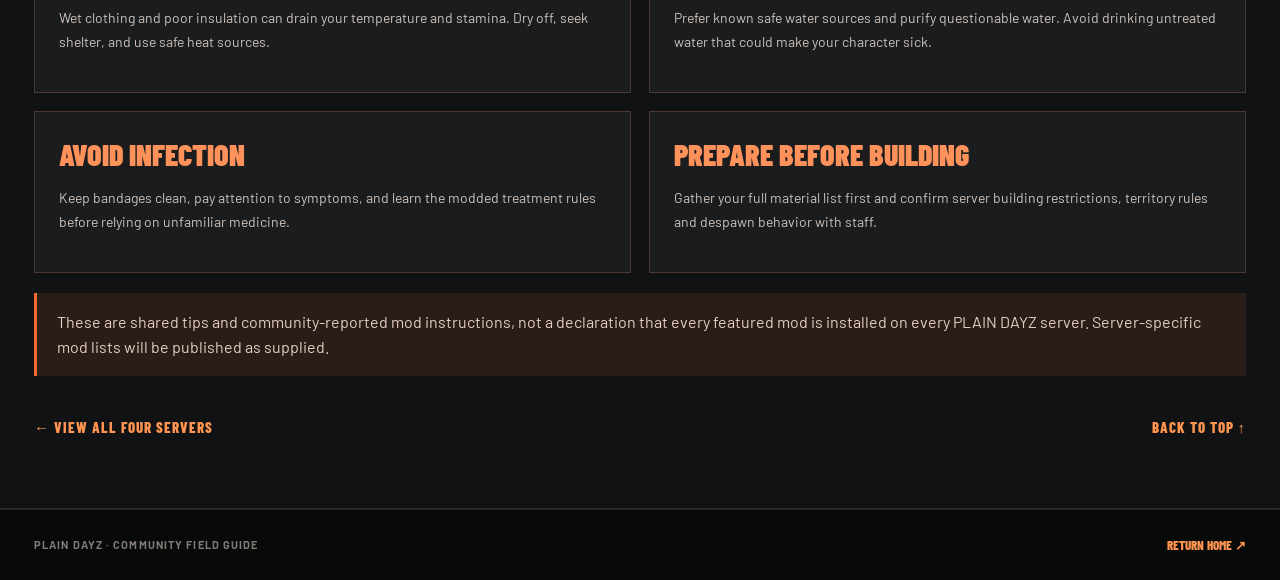
<file: guides.html>
<!doctype html>
<html lang="en"><head><meta charset="utf-8"><meta name="viewport" content="width=device-width,initial-scale=1"><meta name="theme-color" content="#08090b">
<title>Survivor Field Guide | PLAIN DAYZ</title>
<meta name="description" content="Shared PLAIN DAYZ guides: Terje Medicine, skills, keycards, DNA workbench, drug running, house kits and survival tips.">
<link rel="icon" href="assets/favicon.svg" type="image/svg+xml">
<link rel="preconnect" href="https://fonts.googleapis.com"><link rel="preconnect" href="https://fonts.gstatic.com" crossorigin>
<link href="https://fonts.googleapis.com/css2?family=Barlow+Condensed:wght@400;500;600;700;800;900&family=Barlow:wght@400;500;600;700;800&display=swap" rel="stylesheet">
<link rel="stylesheet" href="styles.css"><link rel="stylesheet" href="server-pages.css">
<style>
.guide-hero{padding:75px 0 80px;background:radial-gradient(ellipse at 85% 20%,rgba(234,76,29,.21),transparent 55%),#111113;border-bottom:1px solid #54392d}
.guide-hero h1{font:900 clamp(58px,9vw,118px)/.85 var(--font-display);margin:18px 0;color:#f5f0e8}
.guide-hero h1 span{color:var(--fire)}
.guide-lead{font-size:17px;color:#bfb7b0;max-width:780px}
.guide-jump{display:flex;flex-wrap:wrap;gap:10px;margin-top:30px}
.guide-jump a{padding:11px 16px;border:1px solid #79503b;color:#ffad79;background:#211a17;font:800 14px var(--font-display);letter-spacing:1px}
.guide-jump a:hover{background:#f46a2e;color:#14100e}
.guide-section{padding:72px 0;border-bottom:1px solid var(--line);scroll-margin-top:25px}
.guide-section:nth-of-type(odd){background:#111213}
.guide-section h2{font:900 clamp(42px,6vw,72px)/.95 var(--font-display);margin:0 0 15px}
.guide-section h2 span{color:var(--fire)}
.guide-section>div>p{max-width:880px;color:#bfb7b0}
.guide-grid{display:grid;grid-template-columns:repeat(2,minmax(0,1fr));gap:18px;margin-top:25px}
.guide-card{background:#1b1c1e;border:1px solid #4b3830;padding:24px}
.guide-card h3{font:900 30px var(--font-display);margin:0 0 12px;color:#ff925a}
.guide-card p,.guide-card li{color:#ccc2ba;font-size:14px;line-height:1.7}
.guide-card ul,.guide-card ol{padding-left:22px}
.guide-card li+li{margin-top:7px}
.guide-note{border-left:3px solid #f46a2e;background:#291d17;color:#e4cdc1;padding:16px 20px;margin:20px 0}
.guide-warning{border-left-color:#ffb02e;background:#342713}
.house-table{width:100%;border-collapse:collapse;min-width:630px;text-align:left}
.house-table th{color:#f78e59;background:#261a16;font:800 15px var(--font-display);letter-spacing:.5px}
.house-table td,.house-table th{padding:13px;border-bottom:1px solid #544038}
.house-table td{font-size:14px;color:#e0d7d0}
.house-table tbody tr:nth-child(odd){background:#1b1c1d}
.house-table-wrap{overflow-x:auto;border:1px solid #544038;margin-top:25px}
.med-columns{display:grid;grid-template-columns:repeat(3,minmax(0,1fr));gap:13px;margin-top:25px}
.med-category{padding:20px;background:#1a1b1e;border:1px solid #43352e}
.med-category h3{font:900 25px var(--font-display);margin:0 0 8px;color:#ff9550}
.med-category p{color:#c4bbb4;font-size:13px;line-height:1.65;margin:0}
.med-category .med-note{margin-top:8px;color:#988d86;font-size:12px}
.guide-source{display:inline-flex;margin-top:17px;gap:9px;color:#ffab7a;font:800 15px var(--font-display);letter-spacing:.5px}
.guide-source:hover{text-decoration:underline}
@media(max-width:800px){.med-columns{grid-template-columns:repeat(2,minmax(0,1fr))}}
@media(max-width:600px){.guide-grid,.med-columns{grid-template-columns:1fr}.guide-hero{padding:50px 0}.guide-section{padding:55px 0}}
.guide-image-card{margin:28px 0 24px;padding:14px;background:#161719;border:1px solid #4d3930}
.guide-image-card img{display:block;width:100%;height:auto;border:1px solid #5a4337}
.guide-image-card figcaption{margin-top:12px;color:#bfb7b0;font-size:13px;line-height:1.6}
.guide-image-card figcaption a{color:#ffab7a;text-decoration:underline}
</style></head>
<body class="server-hub-body">
<a class="skip-link" href="#main">Skip to content</a>
<header class="site-header server-hub-header"><div class="container header-inner">
<a class="brand" href="index.html"><img class="brand-mark" src="assets/plain-dayz-logo.webp" alt=""><span class="brand-name">PLAIN <strong>DAYZ</strong><small>THE COMMUNITY SURVIVES</small></span></a>
<nav class="server-top-nav"><a href="index.html#servers">ALL SERVERS</a><a href="https://discord.gg/hCGqqxbfHd" target="_blank" rel="noopener noreferrer">DISCORD ↗</a><a href="https://paypal.me/TrIM81" target="_blank" rel="noopener noreferrer">DONATE ↗</a><a href="welcome.html">RULES</a><a href="#medicine">MEDICINE</a><a href="#workbench">WORKBENCH</a><a href="#housing">BUILDING</a></nav>
</div></header>
<main id="main">
<section class="guide-hero"><div class="container">
<div class="hub-kicker">ALL FOUR SERVERS · SHARED RESOURCE</div>
<h1>SURVIVOR <span>FIELD GUIDE.</span></h1>
<p class="guide-lead">One place for tips, reference material and community-supplied instructions for Arsteinen, Banov, DeerIsle and Onforin. Exact mechanics may vary with server settings or mod updates.</p>
<div class="guide-jump"><a href="#medicine">MEDICINE</a><a href="#skills">TERJE SKILLS</a><a href="#workbench">DNA WORKBENCH</a><a href="#drug-running">DRUG RUNNING</a><a href="#housing">WOODEN HOUSES</a><a href="#survival">SURVIVAL BASICS</a></div>
</div></section>
<section class="guide-section" id="medicine"><div class="container">
<div class="hub-kicker">01 / MEDICAL REFERENCE</div><h2>TERJE <span>MEDICINE.</span></h2>
<p>Terje Medicine adds more involved diseases, injuries, medicines, treatments and medical items. The community-provided medicine field-guide graphic organizes treatment categories, item forms and levels. This is game information, not real-world medical advice.</p>
<figure class="guide-image-card">
  <img src="assets/terje-medicine-field-guide.png" loading="lazy" alt="PLAIN DAYZ Terje Medicine Field Guide infographic: medicines by condition, item levels, dosage forms and treatment key.">
  <figcaption>PLAIN DAYZ community medicine reference chart. Use it alongside the <a href="https://github.com/TerjeBruoygard/TerjeMods/tree/master/WIKI/en/Medicine" target="_blank" rel="noopener noreferrer">Terje Medicine Wiki</a>. Item levels and trader availability may vary by server.</figcaption>
</figure>
<div class="med-columns">
<div class="med-category"><h3>Cold / Pneumonia</h3><p>Respiratory-illness remedies, symptom relief and infection-focused items.</p></div>
<div class="med-category"><h3>Pain</h3><p>Pain management drugs appear in multiple levels and forms.</p></div>
<div class="med-category"><h3>Food Poisoning</h3><p>Digestive illness and contamination treatments.</p></div>
<div class="med-category"><h3>Sepsis</h3><p>Severe infection and medical treatment category.</p></div>
<div class="med-category"><h3>Radiation Poisoning</h3><p>Radiation-specific protection and treatment items, when applicable.</p></div>
<div class="med-category"><h3>Hematomas</h3><p>Bruise and swelling-related treatments.</p></div>
<div class="med-category"><h3>Zombie Virus</h3><p>Modded viral status and vaccine-related items.</p></div>
<div class="med-category"><h3>Concussion</h3><p>Head-injury-related treatments and symptoms.</p></div>
<div class="med-category"><h3>Chemical Poisoning</h3><p>Chemical exposure category and protective treatment items.</p></div>
<div class="med-category"><h3>Rabies</h3><p>Animal-bite disease treatment category.</p></div>
<div class="med-category"><h3>Mental Health</h3><p>Modded mental-health status and remedies.</p></div>
<div class="med-category"><h3>Hematopoiesis</h3><p>Blood-regeneration medicine group.</p></div>
<div class="med-category"><h3>Hemostasis</h3><p>Blood-clotting and bleeding-rate medicines.</p></div>
<div class="med-category"><h3>Surgery Tools</h3><p>Surgical kits vary in suitability for wound or organ treatment.</p></div>
</div>
<div class="guide-note"><strong>Reading the supplied chart:</strong> levels 1, 2 and 3 indicate item tiers; medicine may appear as tablets, capsules, ampoules, injectors, tubes or vaccines. Star markers identify items sold at a medical trader in the supplied graphic, not guaranteed stock on these servers. Consult the original infographic for exact item-by-item matches; always check the server's installed version and settings.</div>
<p><a class="guide-source" href="https://github.com/TerjeBruoygard/TerjeMods/tree/master/WIKI/en/Medicine" target="_blank" rel="noopener noreferrer">OFFICIAL TERJE MEDICINE WIKI ↗</a></p>
<a class="guide-source" href="https://steamcommunity.com/workshop/browse/?appid=221100&searchtext=Terje%20Medicine" target="_blank" rel="noopener noreferrer">FIND TERJE MEDICINE ON WORKSHOP ↗</a>
</div></section>
<section class="guide-section" id="skills"><div class="container">
<div class="hub-kicker">02 / PROGRESSION</div><h2>TERJE <span>SKILLS.</span></h2>
<div class="guide-grid"><div class="guide-card"><h3>PROGRESS OVER TIME</h3><p>Terje Skills adds progression systems. Perform the relevant activities to develop skills; the exact skills and experience rates depend on how each server has configured the mod.</p></div><div class="guide-card"><h3>CHECK IN GAME</h3><p>Use the server's installed skills interface to inspect your available skill categories and progression. Ask staff if skill gains or perks appear different from another server.</p></div></div>
<p><a class="guide-source" href="https://github.com/TerjeBruoygard/TerjeMods/tree/master/WIKI/en/Skills" target="_blank" rel="noopener noreferrer">OFFICIAL TERJE SKILLS WIKI ↗</a></p>
<a class="guide-source" href="https://steamcommunity.com/workshop/browse/?appid=221100&searchtext=Terje%20Skills" target="_blank" rel="noopener noreferrer">FIND TERJE SKILLS ON WORKSHOP ↗</a>
</div></section>
<section class="guide-section" id="workbench"><div class="container">
<div class="hub-kicker">03 / KEYCARD SYSTEM</div><h2>DNA <span>WORKBENCH.</span></h2>
<p>Community-supplied instructions for making and using the DNA workbench to remove, replace and program keycard chips.</p>
<div class="guide-note guide-warning"><strong>IMPORTANT:</strong> Do not place the hologram before you have every item needed to fully build the workbench. The hologram can despawn.</div>
<div class="guide-grid">
<div class="guide-card"><h3>01 · CRAFT THE KIT</h3><ol><li>Combine 4 sticks and 1 metal wire to craft a workbench kit.</li><li>Before placing it, obtain a soldering kit and a helping hands kit and put them in the kit's inventory.</li><li>Place the hologram only once your full material collection is ready.</li></ol></div>
<div class="guide-card"><h3>02 · BUILD THE BENCH</h3><p>After placing the hologram, add:</p><ul><li>1 metal wire</li><li>16 bolts</li><li>5 metal sheets</li><li>13 planks</li><li>1 laptop</li><li>1 card reader</li></ul><p>Use a hammer to finish assembly. A hatchet can dismantle the finished bench or hologram.</p></div>
<div class="guide-card"><h3>03 · REMOVE AND INSTALL CHIPS</h3><ol><li>Install a 40V battery in the bay at the top left of the workbench.</li><li>With a used keycard in your hands, look at the helping hands and place the card there.</li><li>Look at the soldering iron to remove the used chip.</li><li>Open the top-left drawer and put solder and flux in its inventory along with the new chip.</li><li>Use the soldering iron again to install the new chip.</li></ol></div>
<div class="guide-card"><h3>04 · PROGRAM THE CARD</h3><ol><li>Place the unprogrammed card into the card reader.</li><li>Look at the laptop and select the programming option.</li><li>Find chips in lootable blister packs: hold a pack in your hands and open it, then read its name or description for the chip color.</li></ol><p>The supplied server instructions say supplies are found around the map rather than at traders. A built bench also has an in-game guide.</p></div>
</div></div></section>
<section class="guide-section" id="drug-running"><div class="container">
<div class="hub-kicker">04 / MOD REFERENCE</div><h2>DRUG RUNNING <span>MOD.</span></h2>
<div class="guide-card"><h3>COMMUNITY REFERENCE</h3><p>The server owner shared a Notion guide for their in-game drug-running mod. Refer to that guide for the mod's current mechanics, ingredients and progression. Server-specific economics and availability can differ.</p>
<a class="guide-source" href="https://equinox-wind-322.notion.site/iM7s_Drug-Running-Mod-16670298035b804d95c9cf9b8868a99b" target="_blank" rel="noopener noreferrer">OPEN DRUG RUNNING GUIDE ↗</a></div>
</div></section>
<section class="guide-section" id="housing"><div class="container">
<div class="hub-kicker">05 / CONSTRUCTION</div><h2>VAN WOODEN <span>HOUSES.</span></h2>
<div class="guide-note"><strong>House Kit:</strong> 10 planks + 50 nails. The house totals below are supplied by the server community; confirm they are the correct version and whether kit materials count separately.</div>
<div class="house-table-wrap"><table class="house-table"><thead><tr><th>HOUSE</th><th>NAILS</th><th>PLANKS</th><th>LOGS</th><th>STONES</th><th>WIRE</th><th>SHEETS</th></tr></thead><tbody>
<tr><td>A</td><td>70</td><td>60</td><td>16</td><td>28</td><td>5</td><td>—</td></tr>
<tr><td>B</td><td>50</td><td>40</td><td>12</td><td>24</td><td>6</td><td>—</td></tr>
<tr><td>C</td><td>60</td><td>50</td><td>14</td><td>26</td><td>7</td><td>—</td></tr>
<tr><td>D</td><td>40</td><td>30</td><td>10</td><td>22</td><td>8</td><td>—</td></tr>
<tr><td>E</td><td>80</td><td>70</td><td>18</td><td>30</td><td>9</td><td>—</td></tr>
<tr><td>F</td><td>90</td><td>80</td><td>20</td><td>32</td><td>10</td><td>—</td></tr>
<tr><td>G</td><td>200</td><td>150</td><td>50</td><td>50</td><td>15</td><td>10</td></tr>
</tbody></table></div>
</div></section>
<section class="guide-section" id="survival"><div class="container">
<div class="hub-kicker">06 / ALL SURVIVORS</div><h2>STARTER <span>SURVIVAL TIPS.</span></h2>
<div class="guide-grid">
<div class="guide-card"><h3>STAY DRY AND WARM</h3><p>Wet clothing and poor insulation can drain your temperature and stamina. Dry off, seek shelter, and use safe heat sources.</p></div>
<div class="guide-card"><h3>DRINK SAFELY</h3><p>Prefer known safe water sources and purify questionable water. Avoid drinking untreated water that could make your character sick.</p></div>
<div class="guide-card"><h3>AVOID INFECTION</h3><p>Keep bandages clean, pay attention to symptoms, and learn the modded treatment rules before relying on unfamiliar medicine.</p></div>
<div class="guide-card"><h3>PREPARE BEFORE BUILDING</h3><p>Gather your full material list first and confirm server building restrictions, territory rules and despawn behavior with staff.</p></div>
</div>
<div class="guide-note">These are shared tips and community-reported mod instructions, not a declaration that every featured mod is installed on every PLAIN DAYZ server. Server-specific mod lists will be published as supplied.</div>
<div class="hub-bottom-nav"><a href="index.html#servers">← VIEW ALL FOUR SERVERS</a><a href="#main">BACK TO TOP ↑</a></div>
</div></section></main>
<footer class="hub-footer"><div class="container"><span>PLAIN DAYZ · COMMUNITY FIELD GUIDE</span><a href="index.html">RETURN HOME ↗</a></div></footer>
</body></html>
</file>
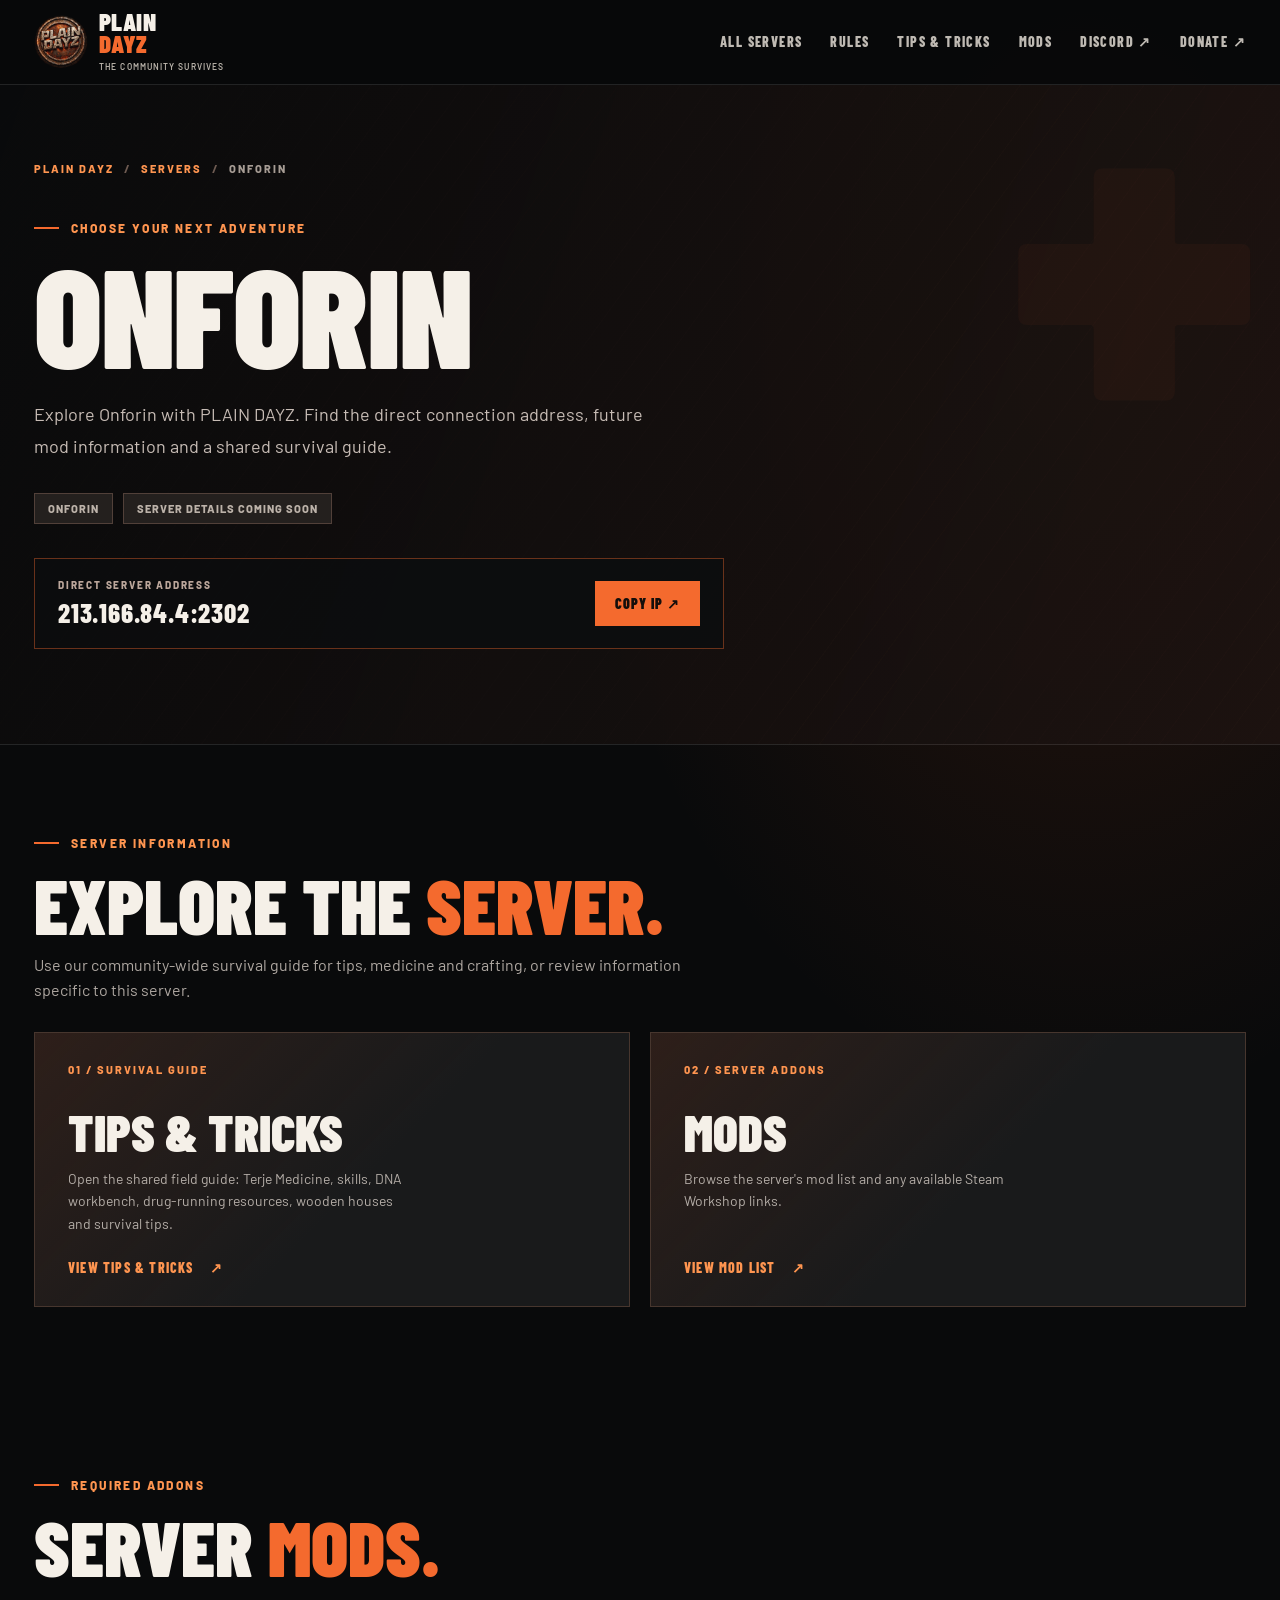
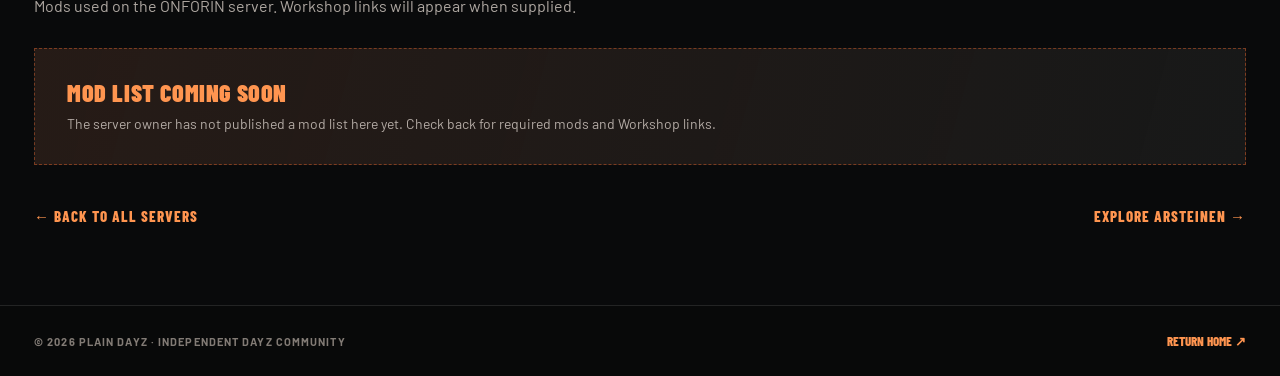
<file: onforin.html>
<!doctype html>
<html lang="en">
<head>
<meta charset="utf-8"><meta name="viewport" content="width=device-width, initial-scale=1">
<meta name="theme-color" content="#08090b">
<meta name="description" content="PLAIN DAYZ ONFORIN server guide, tips and tricks, and mods.">
<title>ONFORIN | PLAIN DAYZ</title>
<link rel="icon" type="image/svg+xml" href="assets/favicon.svg">
<link rel="preconnect" href="https://fonts.googleapis.com">
<link rel="preconnect" href="https://fonts.gstatic.com" crossorigin>
<link href="https://fonts.googleapis.com/css2?family=Barlow+Condensed:wght@400;500;600;700;800;900&family=Barlow:wght@400;500;600;700;800&display=swap" rel="stylesheet">
<link rel="stylesheet" href="styles.css"><link rel="stylesheet" href="server-pages.css">
<script src="config.js" defer></script><script src="server-page.js" defer></script>
</head>
<body class="server-hub-body" data-server="onforin">
<a class="skip-link" href="#main">Skip to content</a>
<header class="site-header server-hub-header"><div class="container header-inner">
<a class="brand" href="index.html" aria-label="PLAIN DAYZ homepage"><img class="brand-mark" src="assets/plain-dayz-logo.webp" alt=""><span class="brand-name">PLAIN <strong>DAYZ</strong><small>THE COMMUNITY SURVIVES</small></span></a>
<nav class="server-top-nav" aria-label="Server navigation"><a href="index.html#servers">ALL SERVERS</a><a href="welcome.html">RULES</a><a href="guides.html">TIPS &amp; TRICKS</a><a href="#mods">MODS</a><a href="https://discord.gg/hCGqqxbfHd" target="_blank" rel="noopener noreferrer">DISCORD ↗</a><a href="https://paypal.me/TrIM81" target="_blank" rel="noopener noreferrer">DONATE ↗</a></nav>
</div></header>
<main id="main">
<section class="server-hub-hero"><div class="container">
<div class="hub-breadcrumb"><a href="index.html">PLAIN DAYZ</a><span class="separator">/</span><a href="index.html#servers">SERVERS</a><span class="separator">/</span><span id="crumb-server">ONFORIN</span></div>
<div class="hub-kicker">CHOOSE YOUR NEXT ADVENTURE</div>
<h1 id="server-name">ONFORIN</h1>
<p class="hub-lead" id="server-lead">Explore this PLAIN DAYZ server.</p>
<div class="hub-specs"><span id="server-map">ONFORIN</span><span id="server-style">GAMEPLAY DETAILS COMING SOON</span></div>
<div class="hub-connect"><div><span class="hub-connect-label">DIRECT SERVER ADDRESS</span><div class="hub-address" id="server-address">LOADING...</div></div><button class="hub-copy" type="button" id="copy-address">COPY IP ↗</button></div>
</div></section>
<section class="hub-section" aria-labelledby="hub-explore"><div class="container">
<div class="hub-section-head"><div class="hub-kicker">SERVER INFORMATION</div><h2 id="hub-explore">EXPLORE THE <em>SERVER.</em></h2><p>Use our community-wide survival guide for tips, medicine and crafting, or review information specific to this server.</p></div>
<div class="hub-options">
<a class="hub-option" href="guides.html"><span class="hub-option-index">01 / SURVIVAL GUIDE</span><h3>TIPS &amp; TRICKS</h3><p>Open the shared field guide: Terje Medicine, skills, DNA workbench, drug-running resources, wooden houses and survival tips.</p><span class="hub-option-action">VIEW TIPS &amp; TRICKS <span aria-hidden="true">↗</span></span></a>
<a class="hub-option" href="#mods"><span class="hub-option-index">02 / SERVER ADDONS</span><h3>MODS</h3><p>Browse the server's mod list and any available Steam Workshop links.</p><span class="hub-option-action">VIEW MOD LIST <span aria-hidden="true">↗</span></span></a>
</div></div></section>
<section class="hub-section" id="mods" aria-labelledby="mods-title"><div class="container">
<div class="hub-section-head"><div class="hub-kicker">REQUIRED ADDONS</div><h2 id="mods-title">SERVER <em>MODS.</em></h2><p>Mods used on the <span id="mod-server-name">ONFORIN</span> server. Workshop links will appear when supplied.</p></div>
<div class="hub-mod-list" id="mods-list"></div>
<div class="hub-bottom-nav"><a href="index.html#servers">← BACK TO ALL SERVERS</a><a id="other-server-link" href="index.html#servers">OTHER SERVER →</a></div>
</div></section>
</main>
<footer class="hub-footer"><div class="container"><span>© <span id="year"></span> PLAIN DAYZ · INDEPENDENT DAYZ COMMUNITY</span><a href="index.html">RETURN HOME ↗</a></div></footer>
</body></html>
</file>
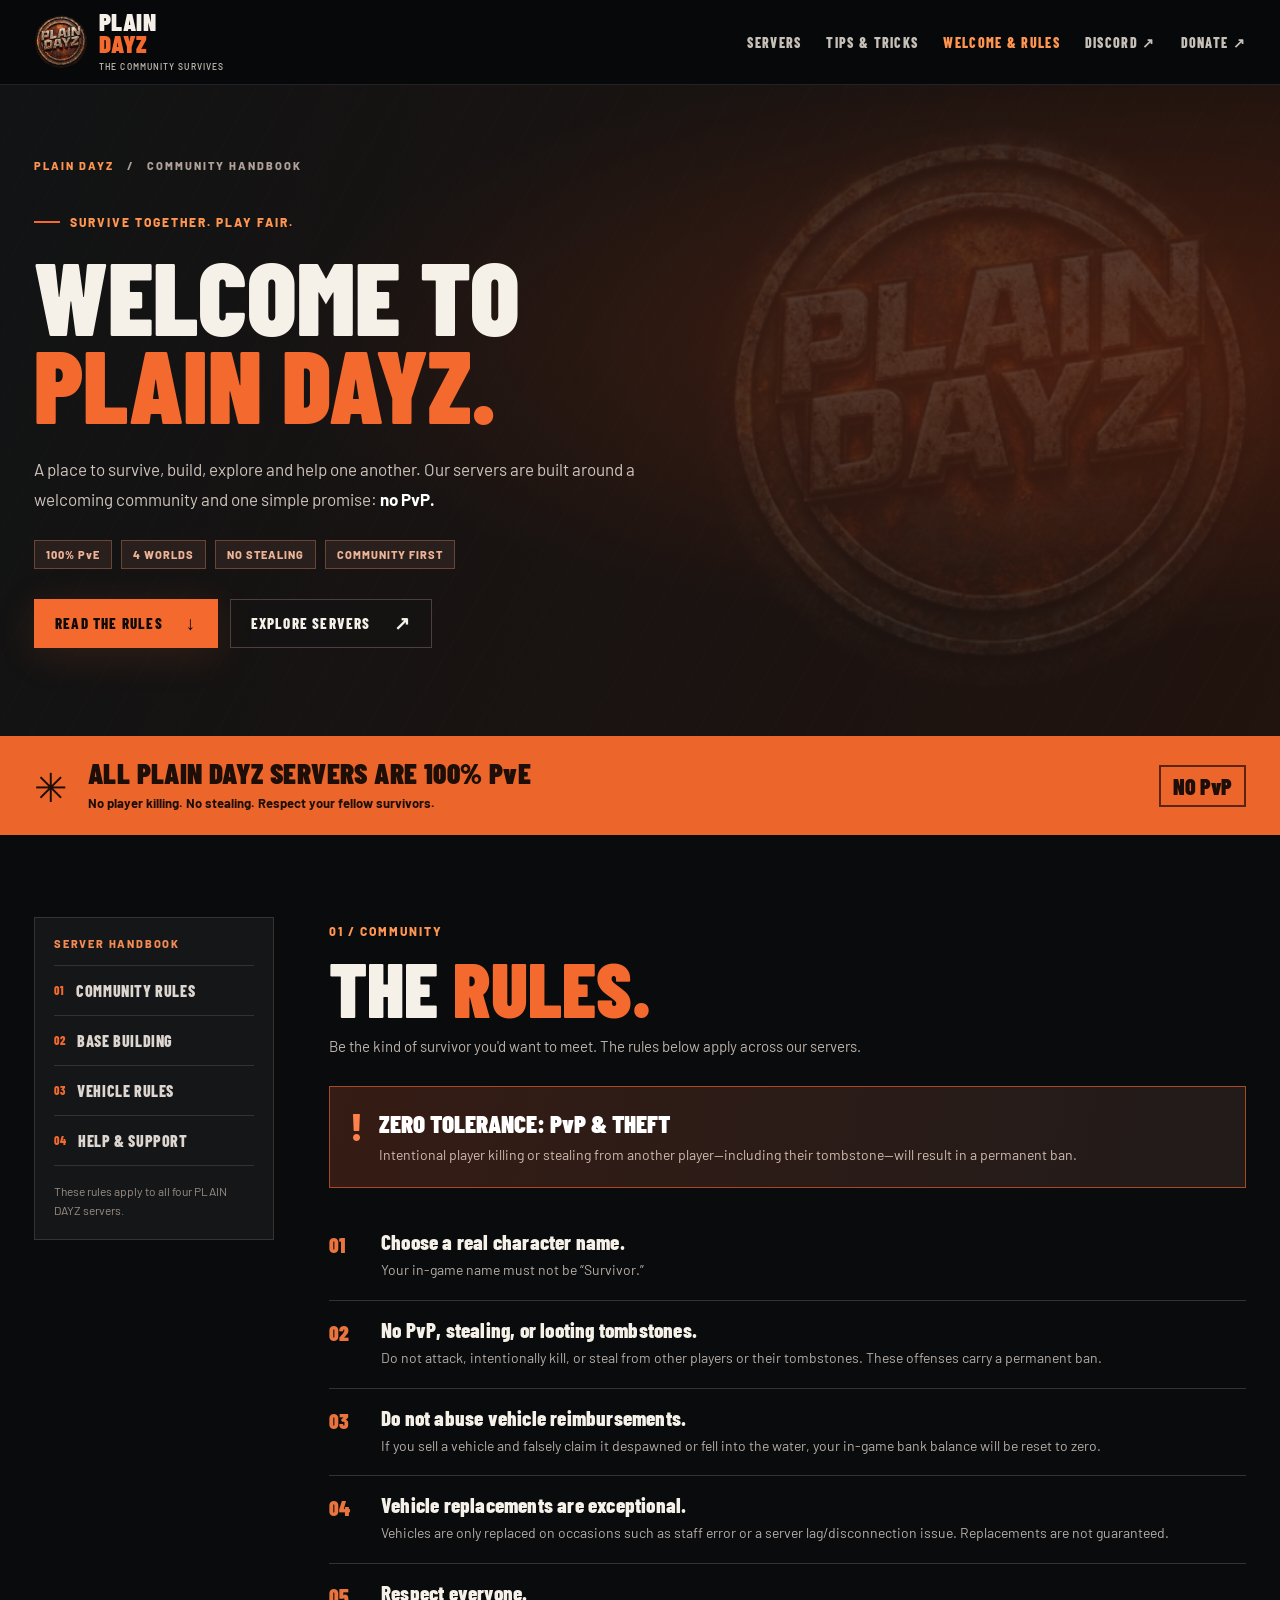
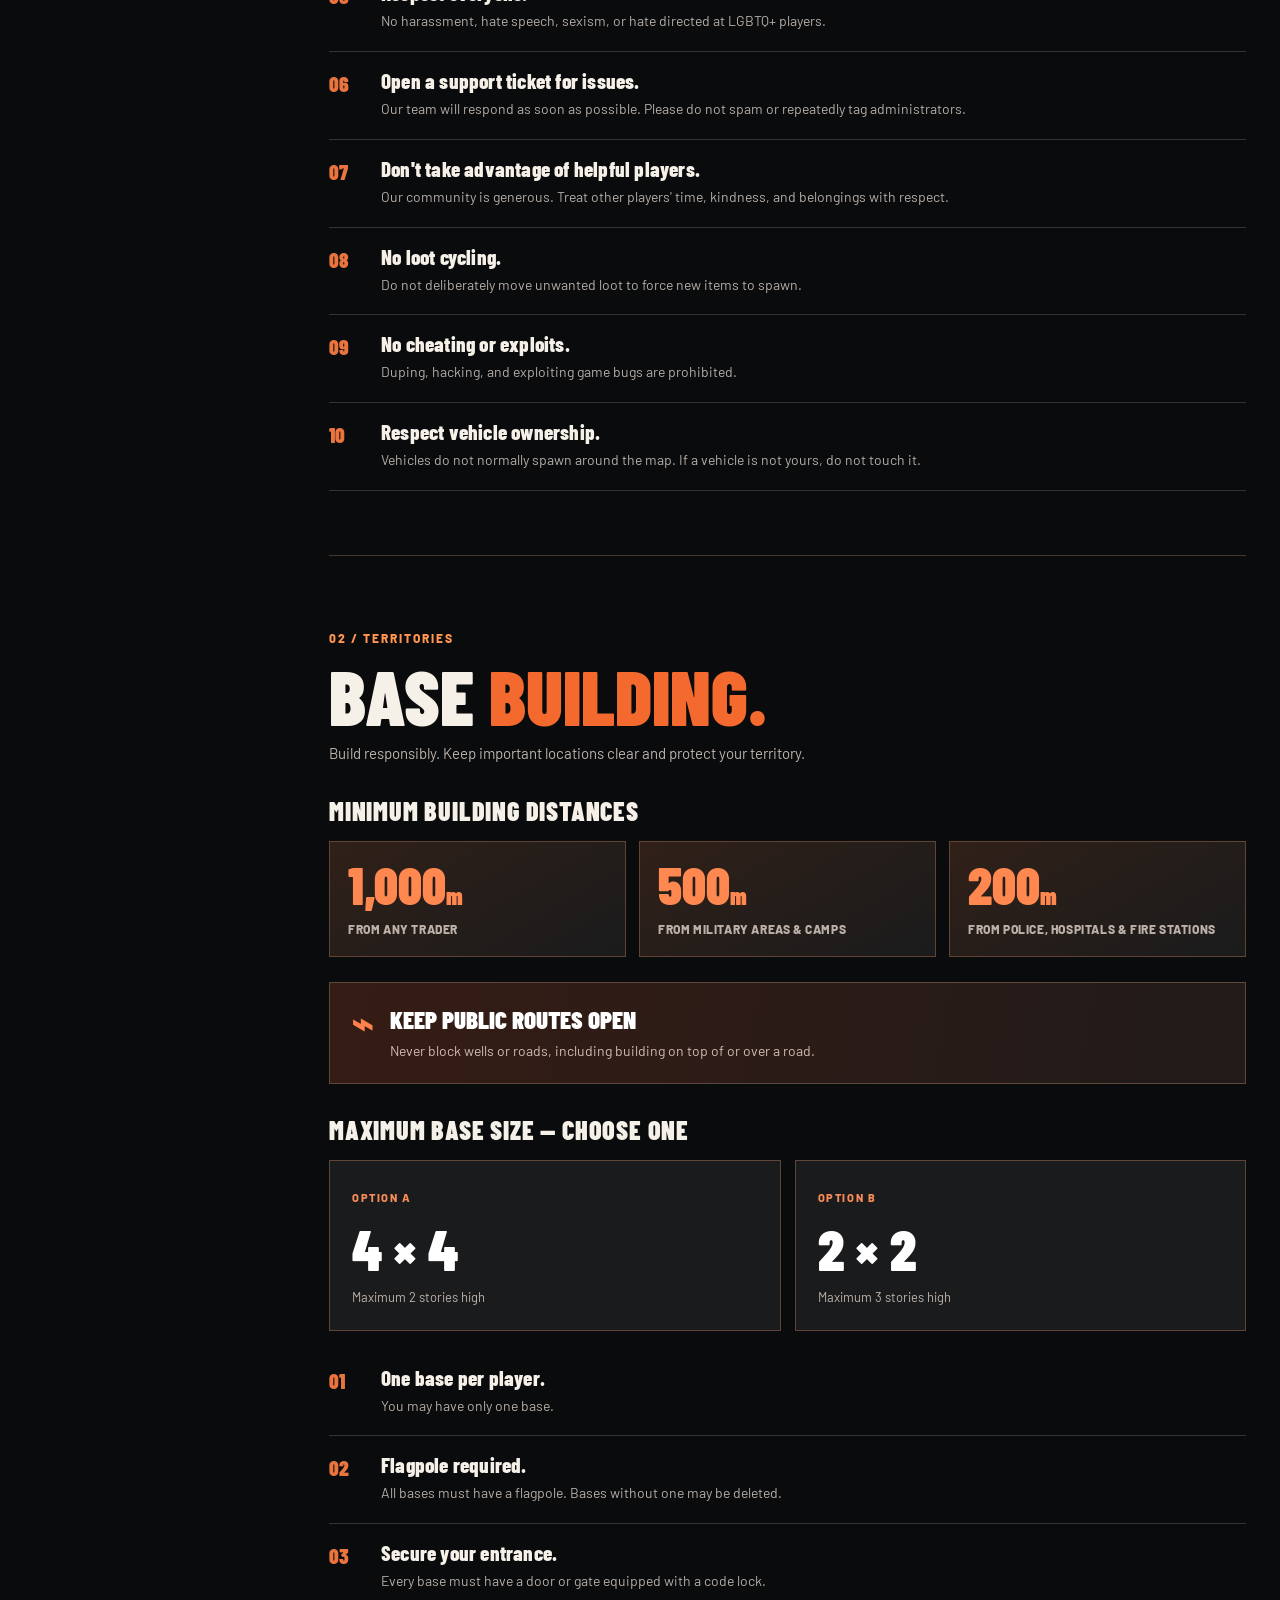
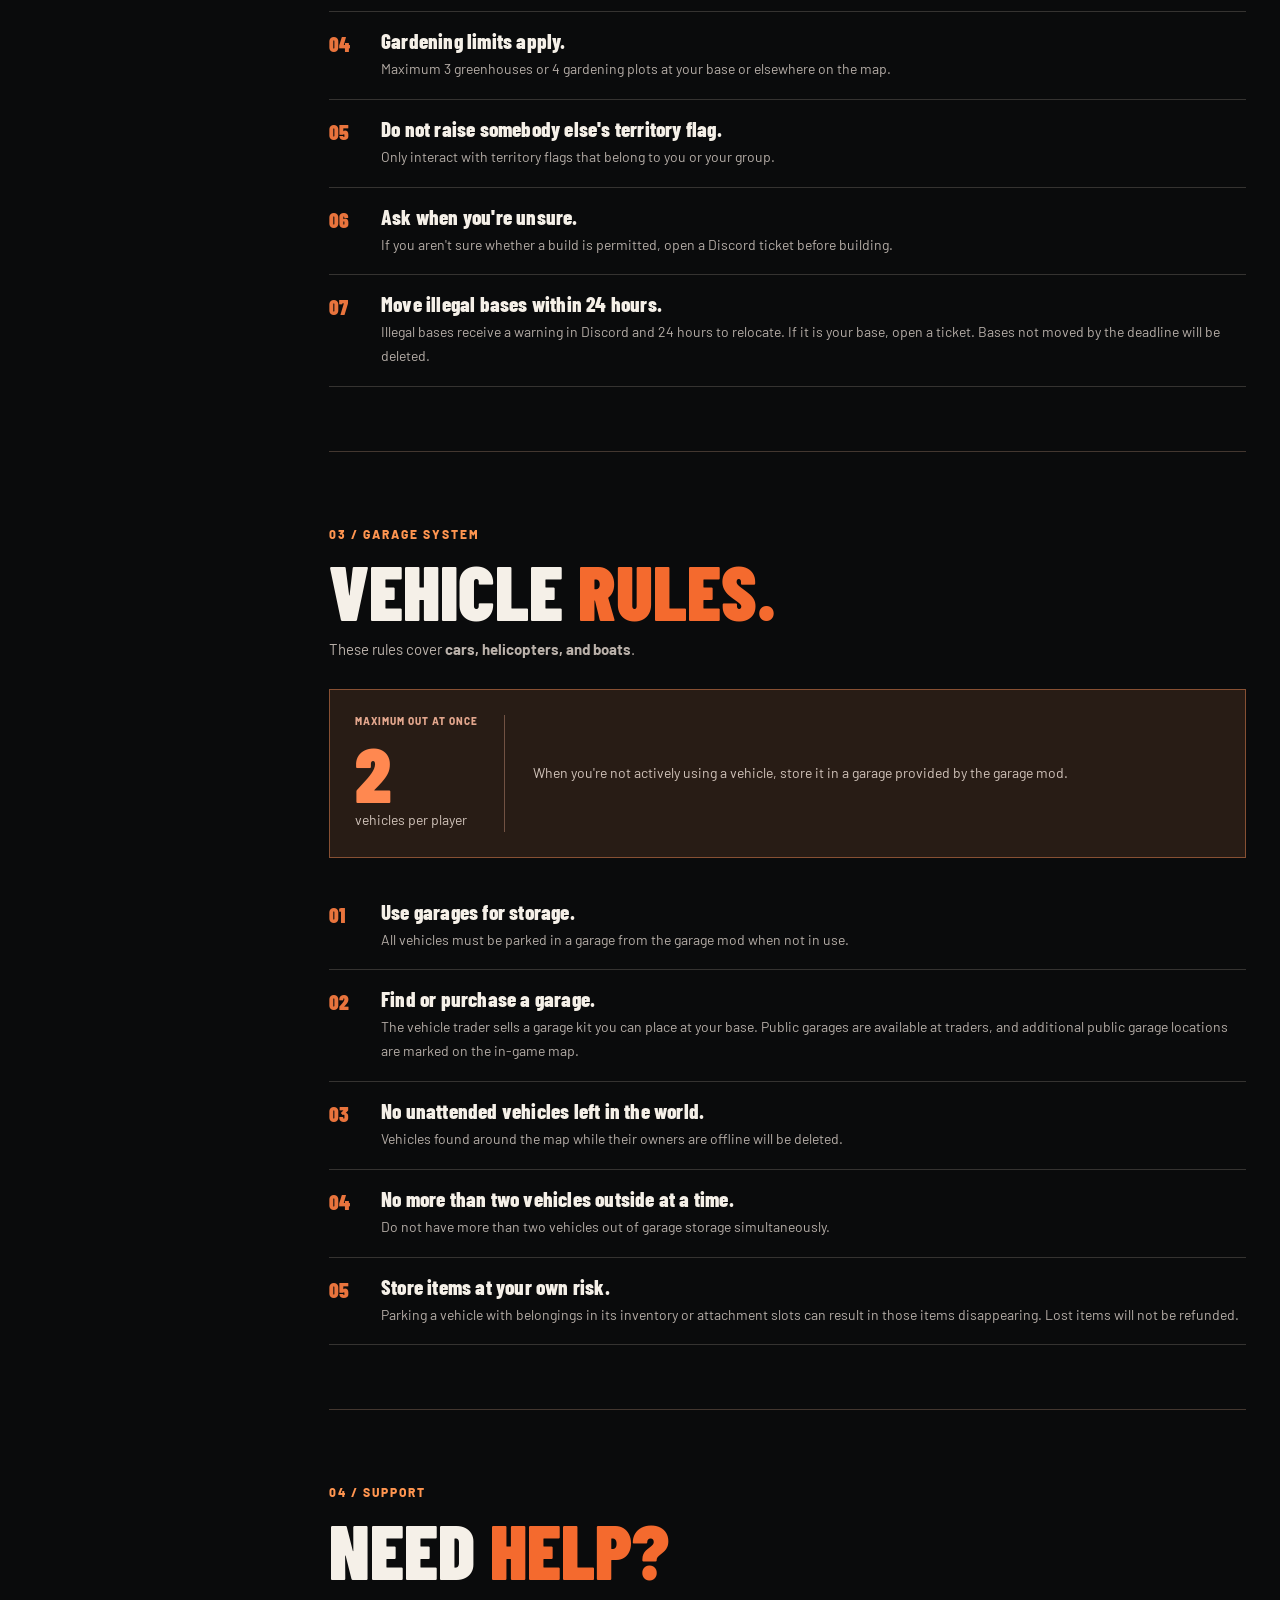
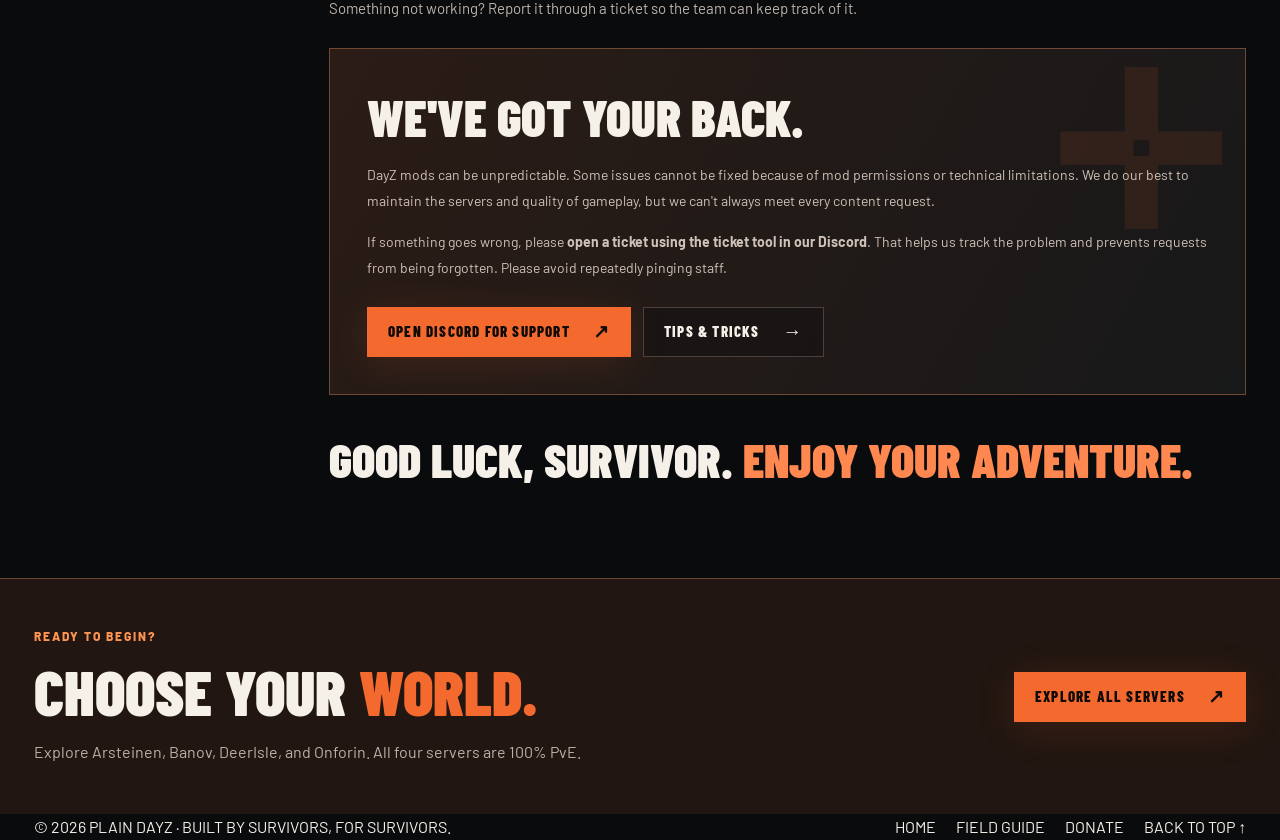
<file: welcome.html>
<!doctype html>
<html lang="en">
<head>
  <meta charset="utf-8">
  <meta name="viewport" content="width=device-width, initial-scale=1">
  <meta name="theme-color" content="#08090b">
  <meta name="description" content="Welcome to PLAIN DAYZ: four 100% PvE DayZ servers. Read community, base-building and vehicle rules before playing.">
  <meta property="og:type" content="website">
  <meta property="og:title" content="Welcome & Rules | PLAIN DAYZ">
  <meta property="og:description" content="All our DayZ servers are 100% PvE. Know the rules, respect survivors, and enjoy the adventure.">
  <meta property="og:image" content="assets/social-preview.png">
  <title>Welcome & Rules | PLAIN DAYZ</title>
  <link rel="icon" type="image/svg+xml" href="assets/favicon.svg">
  <link rel="preconnect" href="https://fonts.googleapis.com">
  <link rel="preconnect" href="https://fonts.gstatic.com" crossorigin>
  <link href="https://fonts.googleapis.com/css2?family=Barlow+Condensed:wght@400;500;600;700;800;900&family=Barlow:wght@400;500;600;700;800&display=swap" rel="stylesheet">
  <link rel="stylesheet" href="styles.css">
  <link rel="stylesheet" href="welcome.css">
</head>
<body class="welcome-body">
  <a class="skip-link" href="#main">Skip to content</a>
  <header class="site-header welcome-header">
    <div class="container header-inner">
      <a class="brand" href="index.html" aria-label="PLAIN DAYZ homepage">
        <img class="brand-mark" src="assets/plain-dayz-logo.webp" alt="">
        <span class="brand-name">PLAIN <strong>DAYZ</strong><small>THE COMMUNITY SURVIVES</small></span>
      </a>
      <nav class="welcome-top-nav" aria-label="Site navigation">
        <a href="index.html#servers">SERVERS</a>
        <a href="guides.html">TIPS &amp; TRICKS</a>
        <a href="welcome.html" aria-current="page">WELCOME &amp; RULES</a><a href="https://discord.gg/hCGqqxbfHd" target="_blank" rel="noopener noreferrer">DISCORD ↗</a><a href="https://paypal.me/TrIM81" target="_blank" rel="noopener noreferrer">DONATE ↗</a>
      </nav>
    </div>
  </header>

  <main id="main">
    <section class="welcome-hero" aria-labelledby="welcome-title">
      <div class="welcome-hero-grid" aria-hidden="true"></div>
      <div class="container welcome-hero-inner">
        <div class="welcome-breadcrumb"><a href="index.html">PLAIN DAYZ</a><span>/</span> COMMUNITY HANDBOOK</div>
        <div class="welcome-eyebrow"><span class="welcome-line"></span> SURVIVE TOGETHER. PLAY FAIR.</div>
        <h1 id="welcome-title">WELCOME TO <span>PLAIN DAYZ.</span></h1>
        <p class="welcome-hero-lead">A place to survive, build, explore and help one another. Our servers are built around a welcoming community and one simple promise: <strong>no PvP.</strong></p>
        <div class="welcome-tags"><span>100% PvE</span><span>4 WORLDS</span><span>NO STEALING</span><span>COMMUNITY FIRST</span></div>
        <div class="welcome-hero-actions">
          <a class="btn btn-primary" href="#community-rules">READ THE RULES <span aria-hidden="true">↓</span></a>
          <a class="btn btn-ghost" href="index.html#servers">EXPLORE SERVERS <span aria-hidden="true">↗</span></a>
        </div>
      </div>
    </section>

    <section class="welcome-pve-banner" aria-label="PvE only policy">
      <div class="container welcome-pve-inner">
        <div class="welcome-pve-icon" aria-hidden="true">✳</div>
        <div><strong>ALL PLAIN DAYZ SERVERS ARE 100% PvE</strong><p>No player killing. No stealing. Respect your fellow survivors.</p></div>
        <span class="welcome-pve-tag">NO PvP</span>
      </div>
    </section>

    <div class="container welcome-content">
      <aside class="welcome-sidebar" aria-label="Rule categories">
        <div class="welcome-sidebar-label">SERVER HANDBOOK</div>
        <a href="#community-rules"><span>01</span> COMMUNITY RULES</a>
        <a href="#building-rules"><span>02</span> BASE BUILDING</a>
        <a href="#vehicle-rules"><span>03</span> VEHICLE RULES</a>
        <a href="#get-help"><span>04</span> HELP &amp; SUPPORT</a>
        <div class="welcome-sidebar-foot">These rules apply to all four PLAIN DAYZ servers.</div>
      </aside>

      <div class="welcome-main">
        <section class="welcome-section" id="community-rules" aria-labelledby="community-title">
          <div class="welcome-section-heading"><span class="welcome-number">01 / COMMUNITY</span><h2 id="community-title">THE <em>RULES.</em></h2><p>Be the kind of survivor you'd want to meet. The rules below apply across our servers.</p></div>
          <div class="welcome-emphasis"><span aria-hidden="true">!</span><div><strong>ZERO TOLERANCE: PvP &amp; THEFT</strong><p>Intentional player killing or stealing from another player—including their tombstone—will result in a permanent ban.</p></div></div>
          <ol class="welcome-rule-list">
            <li><strong>Choose a real character name.</strong><p>Your in-game name must not be “Survivor.”</p></li>
            <li><strong>No PvP, stealing, or looting tombstones.</strong><p>Do not attack, intentionally kill, or steal from other players or their tombstones. These offenses carry a permanent ban.</p></li>
            <li><strong>Do not abuse vehicle reimbursements.</strong><p>If you sell a vehicle and falsely claim it despawned or fell into the water, your in-game bank balance will be reset to zero.</p></li>
            <li><strong>Vehicle replacements are exceptional.</strong><p>Vehicles are only replaced on occasions such as staff error or a server lag/disconnection issue. Replacements are not guaranteed.</p></li>
            <li><strong>Respect everyone.</strong><p>No harassment, hate speech, sexism, or hate directed at LGBTQ+ players.</p></li>
            <li><strong>Open a support ticket for issues.</strong><p>Our team will respond as soon as possible. Please do not spam or repeatedly tag administrators.</p></li>
            <li><strong>Don't take advantage of helpful players.</strong><p>Our community is generous. Treat other players' time, kindness, and belongings with respect.</p></li>
            <li><strong>No loot cycling.</strong><p>Do not deliberately move unwanted loot to force new items to spawn.</p></li>
            <li><strong>No cheating or exploits.</strong><p>Duping, hacking, and exploiting game bugs are prohibited.</p></li>
            <li><strong>Respect vehicle ownership.</strong><p>Vehicles do not normally spawn around the map. If a vehicle is not yours, do not touch it.</p></li>
          </ol>
        </section>

        <section class="welcome-section" id="building-rules" aria-labelledby="building-title">
          <div class="welcome-section-heading"><span class="welcome-number">02 / TERRITORIES</span><h2 id="building-title">BASE <em>BUILDING.</em></h2><p>Build responsibly. Keep important locations clear and protect your territory.</p></div>
          <h3 class="welcome-minor-title">MINIMUM BUILDING DISTANCES</h3>
          <div class="welcome-distance-grid">
            <div class="welcome-distance"><strong>1,000<span>m</span></strong><span>FROM ANY TRADER</span></div>
            <div class="welcome-distance"><strong>500<span>m</span></strong><span>FROM MILITARY AREAS &amp; CAMPS</span></div>
            <div class="welcome-distance"><strong>200<span>m</span></strong><span>FROM POLICE, HOSPITALS &amp; FIRE STATIONS</span></div>
          </div>
          <div class="welcome-emphasis welcome-emphasis-neutral"><span aria-hidden="true">⌁</span><div><strong>KEEP PUBLIC ROUTES OPEN</strong><p>Never block wells or roads, including building on top of or over a road.</p></div></div>
          <h3 class="welcome-minor-title">MAXIMUM BASE SIZE — CHOOSE ONE</h3>
          <div class="welcome-size-grid">
            <div class="welcome-size"><span>OPTION A</span><strong>4 × 4</strong><p>Maximum 2 stories high</p></div>
            <div class="welcome-size"><span>OPTION B</span><strong>2 × 2</strong><p>Maximum 3 stories high</p></div>
          </div>
          <ol class="welcome-rule-list" start="1">
            <li><strong>One base per player.</strong><p>You may have only one base.</p></li>
            <li><strong>Flagpole required.</strong><p>All bases must have a flagpole. Bases without one may be deleted.</p></li>
            <li><strong>Secure your entrance.</strong><p>Every base must have a door or gate equipped with a code lock.</p></li>
            <li><strong>Gardening limits apply.</strong><p>Maximum 3 greenhouses or 4 gardening plots at your base or elsewhere on the map.</p></li>
            <li><strong>Do not raise somebody else's territory flag.</strong><p>Only interact with territory flags that belong to you or your group.</p></li>
            <li><strong>Ask when you're unsure.</strong><p>If you aren't sure whether a build is permitted, open a Discord ticket before building.</p></li>
            <li><strong>Move illegal bases within 24 hours.</strong><p>Illegal bases receive a warning in Discord and 24 hours to relocate. If it is your base, open a ticket. Bases not moved by the deadline will be deleted.</p></li>
          </ol>
        </section>

        <section class="welcome-section" id="vehicle-rules" aria-labelledby="vehicles-title">
          <div class="welcome-section-heading"><span class="welcome-number">03 / GARAGE SYSTEM</span><h2 id="vehicles-title">VEHICLE <em>RULES.</em></h2><p>These rules cover <strong>cars, helicopters, and boats</strong>.</p></div>
          <div class="welcome-vehicle-highlight">
            <div><span>MAXIMUM OUT AT ONCE</span><strong>2</strong><p>vehicles per player</p></div>
            <p>When you're not actively using a vehicle, store it in a garage provided by the garage mod.</p>
          </div>
          <ol class="welcome-rule-list">
            <li><strong>Use garages for storage.</strong><p>All vehicles must be parked in a garage from the garage mod when not in use.</p></li>
            <li><strong>Find or purchase a garage.</strong><p>The vehicle trader sells a garage kit you can place at your base. Public garages are available at traders, and additional public garage locations are marked on the in-game map.</p></li>
            <li><strong>No unattended vehicles left in the world.</strong><p>Vehicles found around the map while their owners are offline will be deleted.</p></li>
            <li><strong>No more than two vehicles outside at a time.</strong><p>Do not have more than two vehicles out of garage storage simultaneously.</p></li>
            <li><strong>Store items at your own risk.</strong><p>Parking a vehicle with belongings in its inventory or attachment slots can result in those items disappearing. Lost items will not be refunded.</p></li>
          </ol>
        </section>

        <section class="welcome-section welcome-last" id="get-help" aria-labelledby="help-title">
          <div class="welcome-section-heading"><span class="welcome-number">04 / SUPPORT</span><h2 id="help-title">NEED <em>HELP?</em></h2><p>Something not working? Report it through a ticket so the team can keep track of it.</p></div>
          <div class="welcome-help-panel">
            <div class="welcome-help-decor" aria-hidden="true">✛</div>
            <h3>WE'VE GOT YOUR BACK.</h3>
            <p>DayZ mods can be unpredictable. Some issues cannot be fixed because of mod permissions or technical limitations. We do our best to maintain the servers and quality of gameplay, but we can't always meet every content request.</p>
            <p>If something goes wrong, please <strong>open a ticket using the ticket tool in our Discord</strong>. That helps us track the problem and prevents requests from being forgotten. Please avoid repeatedly pinging staff.</p>
            <div class="welcome-help-actions"><a class="btn btn-primary" href="https://discord.gg/hCGqqxbfHd" target="_blank" rel="noopener noreferrer">OPEN DISCORD FOR SUPPORT <span aria-hidden="true">↗</span></a><a class="btn btn-ghost" href="guides.html">TIPS &amp; TRICKS <span aria-hidden="true">→</span></a></div>
          </div>
          <p class="welcome-signoff">GOOD LUCK, SURVIVOR. <span>ENJOY YOUR ADVENTURE.</span></p>
        </section>
      </div>
    </div>

    <section class="welcome-bottom-cta"><div class="container welcome-bottom-inner"><div><div class="welcome-eyebrow">READY TO BEGIN?</div><h2>CHOOSE YOUR <em>WORLD.</em></h2><p>Explore Arsteinen, Banov, DeerIsle, and Onforin. All four servers are 100% PvE.</p></div><a class="btn btn-primary" href="index.html#servers">EXPLORE ALL SERVERS <span aria-hidden="true">↗</span></a></div></section>
  </main>
  <footer class="hub-footer welcome-footer"><div class="container"><span>© <span id="welcome-year"></span> PLAIN DAYZ · BUILT BY SURVIVORS, FOR SURVIVORS.</span><div><a href="index.html">HOME</a><a href="guides.html">FIELD GUIDE</a><a href="https://paypal.me/TrIM81" target="_blank" rel="noopener noreferrer">DONATE</a><a href="#main">BACK TO TOP ↑</a></div></div></footer>
  <script>document.getElementById('welcome-year').textContent=new Date().getFullYear();</script>
</body>
</html>
</file>
<file: styles.css>
:root {
  --bg: #090a0b;
  --bg-2: #101113;
  --panel: #151618;
  --panel-2: #1c1c1c;
  --white: #f5f0e8;
  --muted: #a2a09a;
  --subtle: #6f706d;
  --fire: #f46a2e;
  --fire-light: #ff9550;
  --fire-dark: #a43914;
  --line: rgba(255,255,255,.11);
  --font-display: 'Barlow Condensed', 'Arial Narrow', Impact, sans-serif;
  --font-body: 'Barlow', 'Arial', sans-serif;
}
*,*::before,*::after{box-sizing:border-box}
html{scroll-behavior:smooth;scroll-padding-top:88px}
body{margin:0;background:var(--bg);color:var(--white);font:400 16px/1.6 var(--font-body);-webkit-font-smoothing:antialiased}
a{color:inherit;text-decoration:none}
button{font:inherit}
img{max-width:100%;display:block}
::selection{background:var(--fire);color:#0b0907}
:focus-visible{outline:2px solid var(--fire-light);outline-offset:4px}
.container{width:min(calc(100% - 68px),1240px);margin-inline:auto}
.site-shell{overflow:hidden}
.skip-link{position:absolute;top:-60px;left:16px;padding:10px 16px;background:var(--fire);color:#0c0c0c;z-index:999}
.skip-link:focus{top:12px}
/* Header */
.site-header{position:relative;z-index:50;background:rgba(8,9,10,.97);border-bottom:1px solid var(--line)}
.header-inner{height:84px;display:flex;align-items:center;justify-content:space-between;gap:24px}
.brand{display:flex;align-items:center;gap:11px;flex-shrink:0}
.brand-mark{width:54px;height:54px;object-fit:cover;mix-blend-mode:screen}
.brand-name{font:900 25px/.87 var(--font-display);letter-spacing:.4px;display:flex;flex-direction:column}
.brand-name strong{color:var(--fire);font-weight:900}
.brand-name small{font:600 8.5px/1.4 var(--font-body);letter-spacing:1.1px;margin-top:7px;color:#b9b3aa;white-space:nowrap}
.primary-nav{display:flex;gap:clamp(15px,2.45vw,34px);align-items:center}
.primary-nav>a{font:800 14px/1 var(--font-display);letter-spacing:1.65px;color:#c7c6c1;transition:color .2s}
.primary-nav>a:hover{color:var(--fire-light)}
.primary-nav>a.nav-discord{font:800 14px/1 var(--font-display);background:var(--fire);color:#120d0b;padding:15px 18px;clip-path:polygon(0 0,96% 0,100% 20%,100% 100%,0 100%);transition:background .2s,transform .2s}
.nav-discord span{margin-left:14px;font-size:16px}
.primary-nav>a.nav-discord:hover{background:var(--fire-light);color:#120d0b;transform:translateY(-2px)}
.menu-toggle{display:none}
/* Hero */
.hero{min-height:665px;position:relative;isolation:isolate;background:linear-gradient(110deg,rgba(8,9,10,1) 0%,rgba(11,10,10,.97) 48%,rgba(33,16,11,.85) 100%)}
.hero:before{content:'';position:absolute;inset:0;z-index:-1;background:repeating-linear-gradient(0deg,transparent,transparent 3px,rgba(0,0,0,.16) 4px),radial-gradient(ellipse at 74% 55%,rgba(244,106,46,.15),transparent 36%);opacity:.55;pointer-events:none}
.hero:after{content:'';position:absolute;bottom:0;left:0;width:100%;height:140px;z-index:-1;background:linear-gradient(transparent,rgba(8,9,10,.9))}
.hero-grid{position:absolute;inset:0;opacity:.34;z-index:-1;background:repeating-linear-gradient(90deg,transparent 0,transparent 112px,rgba(255,255,255,.023) 113px,transparent 114px),repeating-linear-gradient(0deg,transparent 0,transparent 112px,rgba(255,255,255,.025) 113px,transparent 114px);mask-image:linear-gradient(90deg,transparent,#000 30%,#000)}
.hero-glow{position:absolute;top:2%;right:-12%;height:760px;width:760px;z-index:-2;border-radius:50%;background:radial-gradient(circle,rgba(200,61,18,.25),rgba(100,35,14,.12) 37%,transparent 67%);filter:blur(24px)}
.hero-content{min-height:632px;display:grid;grid-template-columns:minmax(0,1fr) minmax(0,.90fr);align-items:center;gap:16px;padding-top:55px;padding-bottom:80px;position:relative}
.hero-copy{position:relative;z-index:4;padding-bottom:10px}
.eyebrow{display:flex;align-items:center;gap:12px;color:var(--fire-light);font:800 12px var(--font-body);letter-spacing:3.2px;margin-bottom:24px}
.eyebrow-line{width:25px;height:1px;background:var(--fire)}
.eyebrow-line:last-child{width:7px}
.hero-pretitle{font:700 clamp(40px,5.2vw,75px)/.88 var(--font-display);letter-spacing:1px;margin:0;color:#f6f2eb}
h1,h2,h3,p{overflow-wrap:break-word}
.hero h1{font:900 clamp(59px,6.5vw,100px)/.83 var(--font-display);letter-spacing:-1.8px;margin:8px 0 24px;max-width:720px;text-transform:uppercase;white-space:normal}
.hero h1 span{white-space:pre-line;overflow-wrap:normal;word-break:normal;color:var(--fire);display:block;text-shadow:0 6px 40px rgba(222,74,23,.16)}
.hero-tagline{font-size:18px;line-height:1.7;color:#bab8b4;max-width:480px;margin:0 0 31px}
.hero-actions,.community-buttons{display:flex;gap:12px;flex-wrap:wrap}
.btn{min-height:49px;display:inline-flex;gap:23px;align-items:center;justify-content:space-between;padding:13px 20px;font:800 15px/1.15 var(--font-display);letter-spacing:1.2px;transition:transform .2s,background .2s,border-color .2s,color .2s;white-space:nowrap;cursor:pointer;border:1px solid transparent}
.btn:hover{transform:translateY(-3px)}
.btn span{font-family:Arial,sans-serif;font-weight:600;font-size:19px}
.btn-primary{background:var(--fire);color:#100b09;box-shadow:0 7px 40px rgba(244,106,46,.13)}
.btn-primary:hover{background:var(--fire-light)}
.btn-ghost{border-color:#4d403c;background:rgba(19,18,18,.58);color:var(--white)}
.btn-ghost:hover,.btn-dark:hover{border-color:var(--fire);color:var(--fire-light)}
.hero-meta{display:flex;gap:23px;margin-top:48px;align-items:center}
.hero-meta-item{display:flex;gap:11px;align-items:center}
.meta-icon{color:var(--fire-light);font-size:26px;line-height:1}
.hero-meta-item strong,.hero-meta-item small{display:block}
.hero-meta-item strong{font:800 14px var(--font-display);letter-spacing:1.1px}
.hero-meta-item small{font:600 9px var(--font-body);letter-spacing:.7px;color:#898882;white-space:nowrap;margin-top:3px}
.hero-meta-separator{height:32px;width:1px;background:#39312d}
.hero-art{height:510px;min-width:0;position:relative;display:flex;align-items:center;justify-content:center}
.hero-art:before{content:'';position:absolute;width:100%;max-width:530px;aspect-ratio:1;border:1px solid rgba(240,90,38,.13);border-radius:50%;transform:scale(.94)}
.hero-art:after{content:'';position:absolute;inset:12%;background:radial-gradient(circle,rgba(245,76,22,.16),transparent 65%);filter:blur(14px)}
.hero-logo{width:min(100%,530px);position:relative;z-index:2;mix-blend-mode:screen;filter:drop-shadow(0 0 42px rgba(255,72,17,.17));transform:rotate(-5deg);animation:logoFloat 7s ease-in-out infinite}
.art-halo{position:absolute;border-radius:50%;border:1px solid rgba(244,106,46,.11)}
.halo-one{width:95%;aspect-ratio:1}
.halo-two{width:76%;aspect-ratio:1;border-style:dashed;transform:rotate(14deg)}
.art-caption{position:absolute;bottom:-8px;right:18px;display:flex;align-items:center;gap:15px;color:#a18d82;font:700 10px var(--font-body);letter-spacing:2.1px}
.crosshair{font-size:20px;color:var(--fire)}
.hero-bottom{position:absolute;bottom:0;left:0;right:0;z-index:5;border-top:1px solid rgba(255,255,255,.065)}
.hero-bottom-inner{height:43px;display:flex;align-items:center;justify-content:space-between;color:#89817e;font:700 10px var(--font-body);letter-spacing:1.9px}
.scroll-tick{width:1px;height:20px;background:var(--fire)}
.ember{position:absolute;display:block;border-radius:50%;background:#ff7b32;box-shadow:0 0 9px 1px rgba(255,107,46,.6);opacity:0;animation:emberRise linear infinite;pointer-events:none}
@keyframes logoFloat{0%,100%{transform:translateY(0) rotate(-5deg)}50%{transform:translateY(-10px) rotate(-4deg)}}
@keyframes emberRise{0%{opacity:0;transform:translate(0,0)}15%{opacity:.7}70%{opacity:.35}100%{opacity:0;transform:translate(34px,-160px)}}
/* Ticker */
.ticker{height:57px;background:var(--fire);overflow:hidden;display:flex;align-items:center;transform:skewY(-1deg);margin-top:-1px;position:relative;z-index:2}
.ticker-track{display:flex;align-items:center;gap:45px;white-space:nowrap;min-width:max-content;animation:tickerMove 24s linear infinite;color:#18120f;font:900 21px var(--font-display);letter-spacing:2px}
.ticker-track b{font-size:16px}
@keyframes tickerMove{to{transform:translateX(-50%)}}
/* Sections */
.section{padding:105px 0 110px;position:relative}
.section-top{display:flex;justify-content:space-between;align-items:end;gap:50px;margin-bottom:39px}
.kicker{font:800 12px var(--font-body);letter-spacing:2.3px;color:#b6ada5;margin-bottom:17px}
.kicker span{color:var(--fire);margin-right:6px}
.section h2,.support-section h2{font:900 clamp(50px,6vw,83px)/.93 var(--font-display);letter-spacing:-.5px;margin:0;text-transform:uppercase}
.section h2 em,.support-section h2 em{font-style:normal;color:var(--fire)}
.period{color:var(--fire)}
.section-top>p{max-width:300px;color:var(--muted);font-size:15px;line-height:1.8;margin:0 0 6px}
.section-servers{background:radial-gradient(ellipse at 0% 100%,rgba(88,38,18,.10),transparent 40%),var(--bg)}
.server-grid{display:grid;grid-template-columns:repeat(2,minmax(0,1fr));gap:22px}
.server-card{min-width:0;background:var(--panel);border:1px solid rgba(255,255,255,.10);position:relative;overflow:hidden;transition:border-color .25s,transform .25s}
.server-card:hover{border-color:rgba(244,106,46,.55);transform:translateY(-4px)}
.server-visual{height:205px;position:relative;display:flex;align-items:flex-end;justify-content:space-between;padding:25px;overflow:hidden;background:linear-gradient(155deg,rgba(255,101,33,.18),rgba(5,6,7,.2) 48%,#151515 100%),radial-gradient(ellipse at 80% 15%,rgba(218,100,44,.25),transparent 50%),repeating-linear-gradient(127deg,#242322 0px,#242322 2px,#18191a 2px,#18191a 17px)}
.server-card:nth-child(2n) .server-visual{background:linear-gradient(165deg,rgba(173,65,23,.20),rgba(12,12,14,.20) 48%,#111315),radial-gradient(ellipse at 80% 20%,rgba(119,54,27,.27),transparent 52%),repeating-linear-gradient(30deg,#282422 0px,#282422 2px,#161719 2px,#161719 18px)}
.server-visual:before{content:'';position:absolute;inset:0;background:linear-gradient(transparent 10%,rgba(0,0,0,.55)),repeating-linear-gradient(0deg,transparent 0,transparent 46px,rgba(255,255,255,.025) 47px,transparent 48px);z-index:0}
.server-visual:after{content:'+';font:400 250px/1 var(--font-display);position:absolute;top:-80px;right:-14px;color:rgba(255,120,48,.09);transform:rotate(-14deg)}
.server-number{z-index:1;font:900 114px/.8 var(--font-display);color:rgba(255,255,255,.08);letter-spacing:-6px}
.server-badge{position:relative;z-index:1;background:rgba(10,11,12,.84);padding:8px 11px;border:1px solid rgba(243,105,45,.4);color:var(--fire-light);font:800 11px var(--font-body);letter-spacing:1.5px;text-transform:uppercase}
.server-content{padding:28px}
.server-subtitle{font:800 10px var(--font-body);letter-spacing:2px;color:var(--fire-light);margin-bottom:6px}
.server-content h3{font:900 40px/1 var(--font-display);margin:0 0 17px;letter-spacing:.3px}
.server-specs{display:flex;gap:11px;flex-wrap:wrap;margin-bottom:18px}
.server-specs span{font:700 11px var(--font-body);letter-spacing:.5px;color:#cac3bb;padding:7px 10px;border:1px solid #383638;background:#1f1e1d}
.server-description{color:#aaa6a1;margin:0 0 24px;line-height:1.7;font-size:14px;min-height:49px}
.feature-list{display:flex;gap:9px;flex-wrap:wrap;min-height:34px;margin-bottom:27px}
.feature-list span{font:700 10px var(--font-body);color:#8c8983;letter-spacing:.55px;text-transform:uppercase}
.feature-list span:before{content:'✳';color:var(--fire);margin-right:6px}
.server-card-footer{display:flex;align-items:center;justify-content:space-between;gap:12px;border-top:1px solid var(--line);padding-top:21px}
.server-address{font:700 12px var(--font-body);color:#adaba5;letter-spacing:.3px;overflow-wrap:anywhere;min-width:0}
.server-address strong{display:block;font:800 10px var(--font-body);letter-spacing:1.3px;color:#77756e;margin-bottom:5px}
.copy-ip{border:1px solid var(--fire);background:transparent;color:var(--fire-light);padding:10px 15px;font:800 12px var(--font-display);letter-spacing:1.4px;white-space:nowrap;cursor:pointer;transition:.2s}
.copy-ip:hover:not(:disabled){background:var(--fire);color:#111}
.copy-ip:disabled{border-color:#504039;color:#b07c65;cursor:not-allowed;opacity:.75}
.section-footnote{font-size:12px;color:#777570;margin-top:25px}
.small-cross{color:var(--fire);margin-right:6px}
/* Events */
.events-section{background:#111214;border-top:1px solid var(--line);border-bottom:1px solid var(--line)}
.events-layout{display:grid;grid-template-columns:minmax(0,1.45fr) minmax(280px,.74fr);gap:24px}
.events-list{display:flex;flex-direction:column;gap:13px}
.event-row{padding:24px 25px;display:grid;grid-template-columns:88px minmax(0,1fr) 25px;gap:22px;align-items:center;min-height:146px;background:#1a1b1d;border:1px solid rgba(255,255,255,.08);transition:border-color .25s}
.event-row:hover{border-color:rgba(244,106,46,.45)}
.event-date{height:94px;border-right:1px solid #424040;display:flex;flex-direction:column;justify-content:center}
.event-date strong{font:900 35px/1 var(--font-display);color:var(--fire)}
.event-date small{font:800 10px var(--font-body);letter-spacing:1.1px;color:#a99c8b;margin-top:6px}
.event-type{font:800 10px var(--font-body);color:var(--fire-light);letter-spacing:1.5px}
.event-body h3{font:800 24px/1.12 var(--font-display);margin:7px 0;color:#f5eee5}
.event-body p{font-size:13px;color:var(--muted);margin:0;line-height:1.7}
.event-arrow{font-size:22px;color:var(--fire-light)}
.events-aside{padding:33px 31px;background:radial-gradient(circle at 100% 0,rgba(245,110,50,.17),transparent 54%),#241912;border:1px solid rgba(244,106,46,.28);display:flex;flex-direction:column;justify-content:center;min-height:315px}
.signal{display:flex;align-items:end;gap:4px;height:26px;margin-bottom:18px}
.signal span{display:block;background:var(--fire);width:5px;height:7px;opacity:.9}
.signal span:nth-child(2){height:13px}.signal span:nth-child(3){height:19px}.signal span:nth-child(4){height:25px}
.aside-kicker{font:800 10px var(--font-body);letter-spacing:2px;color:var(--fire-light);margin:0 0 10px}
.events-aside h3{font:900 clamp(37px,3.7vw,55px)/.90 var(--font-display);margin:0 0 18px}
.events-aside h3 span{color:var(--fire)}
.events-aside>p:not(.aside-kicker){font-size:14px;line-height:1.65;color:#b7aba2;margin:0 0 22px}
.text-link{font:800 15px var(--font-display);letter-spacing:1.4px;color:var(--fire-light);display:inline-flex;gap:15px;align-items:center}
.text-link:hover{color:#fff}
/* Staff */
.staff-section{background:#0b0c0d}
.staff-grid{display:grid;grid-template-columns:repeat(3,minmax(0,1fr));gap:20px}
.staff-card{background:linear-gradient(160deg,#1b1b1b,#141516);border:1px solid var(--line);padding:28px;position:relative;overflow:hidden;min-height:218px;transition:border-color .2s}
.staff-card:hover{border-color:rgba(244,106,46,.5)}
.staff-card:before{content:'';position:absolute;top:0;left:0;width:65px;height:3px;background:var(--fire)}
.staff-avatar{width:62px;height:62px;border:1px solid rgba(245,105,46,.46);background:linear-gradient(150deg,#542917,#211713);display:flex;align-items:center;justify-content:center;font:900 29px var(--font-display);color:#f4af8a;margin-bottom:19px}
.staff-role{color:var(--fire-light);font:800 10px var(--font-body);letter-spacing:1.6px}
.staff-card h3{font:800 28px/1.1 var(--font-display);margin:5px 0 5px}
.staff-card p{font-size:13px;color:#8d8a85;margin:0}
/* Community */
.community-section{padding-top:30px;padding-bottom:100px}
.community-panel{min-height:320px;background:linear-gradient(110deg,#27160f 0%,#191311 65%,#2d1710 100%);border:1px solid rgba(242,99,40,.28);position:relative;overflow:hidden;display:flex;align-items:center;padding:52px 65px}
.community-panel:before{content:'';position:absolute;inset:0;background:repeating-linear-gradient(118deg,transparent 0,transparent 37px,rgba(244,106,46,.022) 38px,transparent 39px),radial-gradient(ellipse at 92% 80%,rgba(240,92,27,.22),transparent 47%)}
.community-sigil{position:absolute;top:21px;right:27px;color:var(--fire);font-size:25px}
.community-copy{position:relative;z-index:2;max-width:755px}
.community-copy h2{margin-bottom:13px}
.community-copy>p{color:#c3b4ac;margin:0 0 25px;max-width:570px;font-size:15px}
.btn-dark{background:#0e0e0f;color:#fff;border-color:#67514a}
.community-watermark{position:absolute;right:-12px;bottom:-64px;font:900 360px/.85 var(--font-display);letter-spacing:-18px;opacity:.07;pointer-events:none}
/* Support */
.support-section{padding:10px 0 110px}
.support-grid{display:grid;grid-template-columns:1fr 1.04fr;align-items:center;gap:70px}
.support-info h2{font-size:61px;margin-bottom:14px}
.support-info>p{max-width:485px;color:var(--muted);font-size:15px;margin:0}
.support-action{background:#171819;border:1px solid var(--line);padding:27px;display:grid;grid-template-columns:50px 1fr;gap:2px 15px;align-items:center}
.support-icon{font-size:33px;color:var(--fire)}
.support-action strong{font:800 19px var(--font-display);letter-spacing:.8px}
.support-action p{font-size:13px;margin:0;color:var(--muted)}
.support-action .btn{grid-column:1/-1;margin-top:23px;justify-content:center}
.btn-outline{border:1px solid var(--fire);color:var(--fire-light)}
.btn-outline:hover{background:var(--fire);color:#111}
/* Footer */
.site-footer{background:#080909;border-top:1px solid #35302e}
.footer-top{display:flex;justify-content:space-between;align-items:center;gap:25px;padding-top:34px;padding-bottom:32px}
.footer-brand{display:flex;align-items:center;gap:12px}
.footer-brand img{width:51px;height:51px;mix-blend-mode:screen}
.footer-brand strong{font:900 25px var(--font-display);letter-spacing:.6px}
.footer-brand strong span{color:var(--fire)}
.footer-brand small{display:block;font:600 11px var(--font-body);color:#99918b;margin-top:-2px}
.footer-links{display:flex;flex-wrap:wrap;gap:21px}
.footer-links a{font:800 12px var(--font-display);letter-spacing:1.2px;color:#a3a09a}
.footer-links a:hover{color:var(--fire)}
.back-to-top{border:1px solid #635044;color:var(--fire-light);width:39px;height:39px;display:grid;place-items:center;font-size:21px}
.back-to-top:hover{background:var(--fire);color:#15100c}
.footer-bottom{border-top:1px solid var(--line);padding-block:19px 25px;display:flex;justify-content:space-between;gap:20px;color:#73716e;font:700 10px var(--font-body);letter-spacing:1px}
/* Tablet and mobile */
@media(max-width:1100px){
 .container{width:min(calc(100% - 48px),1240px)}
 .hero h1{font-size:clamp(58px,7.7vw,94px)}
 .hero-logo{max-width:490px}
 .primary-nav{gap:17px}
 .primary-nav>a{font-size:13px}
 .hero-meta{gap:14px}
}
@media(max-width:860px){
 .header-inner{height:73px}
 .menu-toggle{display:flex;flex-direction:column;gap:5px;border:1px solid #4f403a;background:#161616;padding:12px 10px;cursor:pointer;z-index:53}
 .menu-toggle span{display:block;width:23px;height:2px;background:var(--white);transition:transform .2s}
 .menu-toggle[aria-expanded=true] span:nth-child(1){transform:translateY(7px) rotate(45deg)}
 .menu-toggle[aria-expanded=true] span:nth-child(2){opacity:0}
 .menu-toggle[aria-expanded=true] span:nth-child(3){transform:translateY(-7px) rotate(-45deg)}
 .primary-nav{display:none;position:absolute;top:73px;left:0;right:0;padding:19px 24px 25px;background:#101112;border-bottom:1px solid rgba(244,106,46,.28);flex-direction:column;align-items:stretch;gap:0}
 .primary-nav.open{display:flex}
 .primary-nav>a{padding:15px 9px;border-bottom:1px solid rgba(255,255,255,.08);font-size:18px}
 .primary-nav>a.nav-discord{align-self:flex-start;margin-top:17px;border:0;padding:15px 20px}
 .hero{min-height:0}
 .hero-content{min-height:0;grid-template-columns:1fr;padding-top:70px;padding-bottom:90px;gap:10px}
 .hero-copy{max-width:660px}
 .hero h1{font-size:clamp(61px,9.7vw,86px)}
 .hero-art{height:470px;max-width:500px;width:100%;margin:0 auto}
 .hero-logo{max-width:480px}
 .hero-bottom{display:none}
 .server-grid,.support-grid{grid-template-columns:1fr}
 .events-layout{grid-template-columns:1fr}
 .events-aside{min-height:255px}
 .staff-grid{gap:12px}
 .staff-card{padding:20px}
 .support-grid{gap:27px}
 .community-panel{padding:48px 38px}
}
@media(max-width:600px){
 .container{width:min(calc(100% - 34px),1240px)}
 .brand-mark{width:43px;height:43px}
 .brand-name{font-size:22px}
 .brand-name small{font-size:7px}
 .hero-content{padding-top:53px;padding-bottom:55px}
 .hero-pretitle{font-size:clamp(43px,11vw,68px)}
 .hero h1{font-size:clamp(46px,11.5vw,68px);margin-bottom:21px}
 .eyebrow{font-size:9px;letter-spacing:1.7px;gap:7px;margin-bottom:22px}
 .eyebrow-line{width:14px}
 .hero-tagline{font-size:15px}
 .hero-actions{flex-direction:column;align-items:stretch}
 .hero-actions .btn{justify-content:center}
 .hero-meta{margin-top:32px;gap:13px;flex-wrap:wrap}
 .hero-meta-item strong{font-size:13px}
 .hero-meta-item small{font-size:8px}
 .meta-icon{font-size:23px}
 .hero-meta-separator{display:none}
 .hero-art{height:auto;aspect-ratio:1;max-width:370px}
 .art-caption{font-size:8px;right:0;bottom:0}
 .ticker{height:48px}
 .ticker-track{font-size:18px}
 .section{padding:74px 0}
 .section-top{flex-direction:column;align-items:start;gap:15px;margin-bottom:27px}
 .section h2,.support-section h2{font-size:clamp(53px,12vw,76px)}
 .section-top>p{max-width:440px}
 .server-grid{gap:17px}
 .server-visual{height:155px;padding:19px}
 .server-number{font-size:91px}
 .server-content{padding:22px}
 .server-content h3{font-size:35px}
 .server-card-footer{align-items:flex-start;flex-direction:column}
 .copy-ip{width:100%}
 .events-layout{gap:16px}
 .event-row{grid-template-columns:63px 1fr;gap:12px;padding:19px 15px;min-height:160px}
 .event-date{height:106px}
 .event-date strong{font-size:26px}
 .event-type{font-size:9px}
 .event-body h3{font-size:22px}
 .event-arrow{display:none}
 .staff-grid{grid-template-columns:1fr}
 .staff-card{min-height:170px;display:grid;grid-template-columns:67px 1fr;align-content:center;gap:0 17px}
 .staff-avatar{grid-row:1/4;margin:0;align-self:center}
 .staff-role{align-self:end}
 .staff-card h3{margin:3px 0}
 .staff-card p{grid-column:2}
 .community-section{padding-top:0}
 .community-panel{padding:39px 24px}
 .community-copy h2{font-size:61px}
 .community-buttons{flex-direction:column;align-items:stretch}
 .community-buttons .btn{justify-content:center}
 .community-watermark{font-size:200px;bottom:-40px}
 .support-grid{gap:25px}
 .footer-top{flex-wrap:wrap}
 .footer-links{order:3;width:100%;gap:19px}
 .footer-bottom{flex-direction:column;gap:10px;font-size:9px}
}
@media(prefers-reduced-motion:reduce){html{scroll-behavior:auto}*,*::before,*::after{animation-duration:.01ms!important;animation-iteration-count:1!important;transition-duration:.01ms!important}}

/* Server cards now lead to individual server hubs */
.server-card-clickable{cursor:pointer}
.server-card-clickable:focus-visible{outline:2px solid var(--fire-light);outline-offset:4px;border-color:var(--fire)}
.server-details-link{display:flex;justify-content:space-between;align-items:center;gap:12px;margin-top:19px;padding:14px 17px;border:1px solid rgba(244,106,46,.65);color:var(--fire-light);font:800 15px var(--font-display);letter-spacing:1.2px;transition:background .2s,color .2s}
.server-details-link:hover,.server-details-link:focus-visible{background:var(--fire);color:#12100e}

/* Donation link; keep responsive navigation readable */
.primary-nav{gap:clamp(9px,1.45vw,20px)}
.primary-nav>a{letter-spacing:1px;font-size:13px}
.primary-nav>a.nav-donate{color:var(--fire-light);border:1px solid rgba(244,106,46,.45);padding:12px 13px;white-space:nowrap}
.primary-nav>a.nav-donate:hover{border-color:var(--fire);background:rgba(244,106,46,.12)}
@media(min-width:861px) and (max-width:1120px){.primary-nav{gap:10px}.primary-nav>a{font-size:12px;letter-spacing:.55px}.primary-nav>a.nav-discord{padding:13px 12px}.nav-discord span{margin-left:5px}}
@media(max-width:860px){.primary-nav>a.nav-donate{align-self:flex-start;margin-top:10px;border-bottom:1px solid rgba(244,106,46,.45);padding:13px 18px}}
</file>
<file: server-pages.css>
/* PLAIN DAYZ | Banov & Onforin server hubs */
.server-hub-body{background:radial-gradient(ellipse at 85% 16%,rgba(201,77,24,.16),transparent 34%),#090a0b}
.server-top-nav{display:flex;align-items:center;gap:28px}
.server-top-nav a{font:800 14px/1 var(--font-display);letter-spacing:1.4px;color:#bfbab3;transition:color .2s}
.server-top-nav a:hover,.server-top-nav a[aria-current="page"]{color:var(--fire-light)}
.server-hub-header .brand{min-width:0}
.hub-breadcrumb{font:800 11px var(--font-body);letter-spacing:2px;color:#a69c94;text-transform:uppercase;margin-bottom:35px}
.hub-breadcrumb a{color:var(--fire-light)}
.hub-breadcrumb .separator{color:#6e5b52;padding:0 10px}
.server-hub-hero{position:relative;overflow:hidden;padding:77px 0 95px;border-bottom:1px solid var(--line)}
.server-hub-hero:before{content:"";position:absolute;inset:0;pointer-events:none;background:linear-gradient(109deg,rgba(9,10,11,.94),rgba(30,18,15,.83)),repeating-linear-gradient(126deg,#2a2220 0,#2a2220 1px,#18191a 1px,#18191a 25px);opacity:.9}
.server-hub-hero:after{content:"+";position:absolute;right:1.5%;top:-145px;font:900 580px/1 var(--font-display);color:rgba(246,113,48,.04);pointer-events:none}
.server-hub-hero .container{position:relative;z-index:1}
.hub-kicker{display:inline-flex;align-items:center;gap:12px;font:800 12px var(--font-body);color:var(--fire-light);letter-spacing:2.4px;text-transform:uppercase;margin-bottom:18px}
.hub-kicker:before{content:"";height:2px;width:25px;background:var(--fire)}
.server-hub-hero h1{font:900 clamp(75px,11vw,164px)/.85 var(--font-display);letter-spacing:-1.5px;text-transform:uppercase;margin:0 0 25px}
.server-hub-hero h1 span{color:var(--fire)}
.hub-lead{max-width:640px;color:#c7bcb5;font-size:18px;line-height:1.8;margin:0 0 31px}
.hub-specs{display:flex;flex-wrap:wrap;gap:10px;margin-bottom:34px}
.hub-specs span{display:inline-flex;align-items:center;padding:8px 13px;background:#24201e;border:1px solid #514039;color:#bcb2a9;font:800 11px var(--font-body);letter-spacing:1px;text-transform:uppercase}
.hub-connect{display:flex;align-items:center;gap:20px;justify-content:space-between;max-width:690px;padding:20px 23px;border:1px solid rgba(244,106,46,.4);background:rgba(12,13,14,.88)}
.hub-connect-label{display:block;color:#bca79b;font:800 10px var(--font-body);letter-spacing:1.8px;margin-bottom:5px}
.hub-address{font:800 clamp(18px,2.6vw,27px) var(--font-display);letter-spacing:.8px;overflow-wrap:anywhere}
.hub-copy{border:1px solid var(--fire);background:var(--fire);color:#140e0b;font:900 14px var(--font-display);letter-spacing:1px;padding:13px 19px;cursor:pointer;flex-shrink:0}
.hub-copy:hover{background:var(--fire-light)}
.hub-section{padding:80px 0}
.hub-section-alt{background:#111214;border-top:1px solid var(--line);border-bottom:1px solid var(--line)}
.hub-section-head{margin-bottom:29px}
.hub-section-head h2{font:900 clamp(47px,6vw,78px)/.94 var(--font-display);text-transform:uppercase;margin:0 0 11px}
.hub-section-head h2 em{color:var(--fire);font-style:normal}
.hub-section-head p{max-width:690px;color:#aea7a1;margin:0}
.hub-options{display:grid;grid-template-columns:repeat(2,minmax(0,1fr));gap:20px}
.hub-option{display:flex;flex-direction:column;position:relative;min-height:255px;background:linear-gradient(135deg,rgba(100,44,22,.27),transparent 55%),#191a1b;border:1px solid #47362e;padding:30px 33px;transition:transform .2s,border-color .2s,background .2s}
.hub-option:hover{border-color:var(--fire);transform:translateY(-4px);background:linear-gradient(135deg,rgba(154,65,30,.34),transparent 64%),#1b1a19}
.hub-option:focus-visible{outline:2px solid var(--fire-light);outline-offset:4px}
.hub-option-index{font:800 11px var(--font-body);letter-spacing:2px;color:var(--fire-light)}
.hub-option h3{font:900 clamp(35px,4vw,53px)/1 var(--font-display);margin:30px 0 11px}
.hub-option p{color:#b4ada7;font-size:14px;margin:0;max-width:350px}
.hub-option-action{display:block;margin-top:auto;padding-top:24px;font:800 14px var(--font-display);letter-spacing:1.2px;color:var(--fire-light)}
.hub-option-action span{margin-left:12px}
.hub-list{display:grid;grid-template-columns:repeat(2,minmax(0,1fr));gap:16px}
.hub-info-card{padding:25px 28px;border:1px solid rgba(255,255,255,.13);background:#191a1b}
.hub-info-card h3{font:900 27px/1.15 var(--font-display);letter-spacing:.3px;text-transform:uppercase;margin:0 0 10px}
.hub-info-card p{color:#b3aba3;font-size:14px;line-height:1.7;margin:0}
.hub-placeholder{grid-column:1/-1;padding:29px 32px;background:linear-gradient(105deg,rgba(83,36,18,.25),transparent),#171818;border:1px dashed rgba(244,106,46,.43)}
.hub-placeholder strong{display:block;color:var(--fire-light);font:900 24px var(--font-display);letter-spacing:.6px;margin-bottom:6px}
.hub-placeholder p{color:#b3aaa4;margin:0;font-size:14px}
.hub-mod-list{display:grid;grid-template-columns:repeat(2,minmax(0,1fr));gap:13px}
.hub-mod-item{display:flex;align-items:center;justify-content:space-between;gap:15px;background:#191a1b;border:1px solid var(--line);padding:17px 21px;font:800 19px var(--font-display)}
.hub-mod-item a{color:var(--fire-light);font:800 12px var(--font-body);letter-spacing:.5px;flex-shrink:0}
.hub-mod-item a:hover{text-decoration:underline}
.hub-mod-list .hub-placeholder{grid-column:1/-1}
.hub-bottom-nav{display:flex;justify-content:space-between;flex-wrap:wrap;gap:18px;margin-top:42px}
.hub-bottom-nav a{font:800 15px var(--font-display);letter-spacing:1px;color:var(--fire-light)}
.hub-bottom-nav a:hover{color:#fff}
.hub-footer{border-top:1px solid var(--line);background:#080909;padding:27px 0}
.hub-footer .container{display:flex;align-items:center;justify-content:space-between;gap:20px;flex-wrap:wrap}
.hub-footer span{color:#827b75;font:700 11px var(--font-body);letter-spacing:1.1px}
.hub-footer a{color:var(--fire-light);font:800 13px var(--font-display)}
@media(max-width:800px){
 .server-hub-header .header-inner{height:auto;min-height:78px;flex-wrap:wrap;padding-block:13px;gap:14px}
 .server-top-nav{gap:17px;flex-wrap:wrap}
 .server-hub-hero{padding:54px 0 70px}
 .server-hub-hero:after{font-size:390px;top:-70px;right:-35px}
}
@media(max-width:600px){
 .server-hub-header .header-inner{align-items:flex-start;flex-direction:column}
 .server-top-nav a{font-size:12px}
 .hub-breadcrumb{font-size:10px;line-height:1.7;margin-bottom:25px}
 .server-hub-hero h1{font-size:clamp(67px,18vw,105px)}
 .hub-lead{font-size:15px}
 .hub-connect{flex-direction:column;align-items:stretch}
 .hub-copy{width:100%}
 .hub-section{padding:62px 0}
 .hub-options,.hub-list,.hub-mod-list{grid-template-columns:1fr}
 .hub-option{min-height:225px;padding:24px}
 .hub-option h3{margin-top:21px}
 .hub-placeholder{padding:24px}
}
</file>
<file: welcome.css>
/* PLAIN DAYZ welcome & rules page */
.welcome-body{background:#0a0b0c}
.welcome-header .header-inner{gap:18px}
.welcome-top-nav{display:flex;flex-wrap:wrap;align-items:center;gap:25px}
.welcome-top-nav a{color:#c6c0b9;font:800 14px var(--font-display);letter-spacing:1.3px}
.welcome-top-nav a:hover,.welcome-top-nav a[aria-current="page"]{color:var(--fire-light)}
.welcome-hero{position:relative;overflow:hidden;background:radial-gradient(ellipse at 85% 40%,rgba(165,55,18,.30),transparent 52%),linear-gradient(105deg,#111314,#21130e)}
.welcome-hero:before{content:"";position:absolute;inset:0;background:repeating-linear-gradient(120deg,transparent 0,transparent 30px,rgba(244,106,46,.018) 31px,transparent 32px);pointer-events:none}
.welcome-hero-grid{position:absolute;right:0;top:0;height:100%;width:45%;background:url("assets/plain-dayz-logo.webp") center/contain no-repeat;opacity:.13;mix-blend-mode:screen;pointer-events:none}
.welcome-hero-inner{padding:74px 0 88px;position:relative}
.welcome-breadcrumb{display:flex;gap:13px;color:#b0a29a;font:800 11px var(--font-body);letter-spacing:2px;margin-bottom:43px}
.welcome-breadcrumb a{color:var(--fire-light)}
.welcome-eyebrow{font:800 12px var(--font-body);letter-spacing:2px;color:var(--fire-light);display:flex;align-items:center;gap:10px}
.welcome-line{display:inline-block;width:26px;height:2px;background:var(--fire)}
.welcome-hero h1{font:900 clamp(66px,8vw,124px)/.86 var(--font-display);max-width:880px;margin:22px 0 28px}
.welcome-hero h1 span{color:var(--fire);display:block}
.welcome-hero-lead{max-width:660px;color:#cfc4bd;font-size:17px;line-height:1.75}
.welcome-hero-lead strong{color:#fff}
.welcome-tags{display:flex;flex-wrap:wrap;gap:9px;margin:25px 0 30px}
.welcome-tags span{background:#29201d;border:1px solid #6c4434;color:#edb397;padding:7px 11px;font:800 11px var(--font-body);letter-spacing:1px}
.welcome-hero-actions,.welcome-help-actions{display:flex;flex-wrap:wrap;gap:12px}
.welcome-pve-banner{background:#ec662c;color:#1d0e07}
.welcome-pve-inner{display:flex;align-items:center;gap:20px;padding:19px 0}
.welcome-pve-icon{font-size:40px;line-height:1}
.welcome-pve-inner strong{font:900 clamp(20px,2.8vw,29px) var(--font-display);letter-spacing:.4px}
.welcome-pve-inner p{font-size:13px;font-weight:700;margin:2px 0}
.welcome-pve-tag{margin-left:auto;border:2px solid #5b2511;padding:6px 12px;font:900 22px var(--font-display);white-space:nowrap}
.welcome-content{display:grid;grid-template-columns:240px minmax(0,1fr);gap:55px;padding-top:82px;padding-bottom:90px}
.welcome-sidebar{position:sticky;top:26px;align-self:start;background:#151617;border:1px solid #383330;padding:19px}
.welcome-sidebar-label{color:#f58b52;font:800 11px var(--font-body);letter-spacing:1.8px;margin-bottom:15px}
.welcome-sidebar>a{display:flex;align-items:center;gap:12px;border-top:1px solid #34312f;padding:15px 0;color:#ddd5cf;font:800 16px var(--font-display);letter-spacing:.6px}
.welcome-sidebar>a:hover{color:#ff9550}
.welcome-sidebar>a span{color:var(--fire);font-size:12px}
.welcome-sidebar-foot{font-size:12px;color:#9a8d85;border-top:1px solid #34312f;padding-top:16px}
.welcome-section{scroll-margin-top:25px;padding-bottom:64px;margin-bottom:68px;border-bottom:1px solid #433730}
.welcome-last{border:0;margin:0;padding:0}
.welcome-section-heading{margin-bottom:28px}
.welcome-number{color:#ff9550;font:800 12px var(--font-body);letter-spacing:2px}
.welcome-section-heading h2{font:900 clamp(51px,6vw,80px)/.88 var(--font-display);margin:12px 0 12px}
.welcome-section-heading h2 em{color:var(--fire);font-style:normal}
.welcome-section-heading>p{max-width:700px;color:#bbb2ab;font-size:15px;margin:0}
.welcome-emphasis{display:flex;gap:17px;border:1px solid #aa4729;background:linear-gradient(100deg,#351c14,#211b1a);padding:21px;margin:25px 0}
.welcome-emphasis>span{color:#ff824a;font:900 37px/1 var(--font-display)}
.welcome-emphasis strong{font:900 25px var(--font-display);color:#fff}
.welcome-emphasis p{font-size:14px;color:#d1bbb0;margin:4px 0 0}
.welcome-emphasis-neutral{border-color:#5e473b}
.welcome-rule-list{padding:0;margin:0;list-style:none;counter-reset:rule}
.welcome-rule-list li{position:relative;counter-increment:rule;padding:16px 0 18px 52px;border-bottom:1px solid #353331;min-height:70px}
.welcome-rule-list li:before{content:counter(rule,decimal-leading-zero);position:absolute;left:0;top:19px;color:#e9743d;font:900 21px var(--font-display)}
.welcome-rule-list li strong{display:block;font:800 21px var(--font-display);letter-spacing:.2px}
.welcome-rule-list li p{color:#b5ada7;font-size:14px;line-height:1.7;margin:4px 0 0}
.welcome-minor-title{font:900 26px var(--font-display);letter-spacing:.8px;margin:30px 0 15px}
.welcome-distance-grid{display:grid;grid-template-columns:repeat(3,minmax(0,1fr));gap:13px}
.welcome-distance{background:linear-gradient(150deg,#302018,#1a1b1c);border:1px solid #624434;padding:18px}
.welcome-distance strong{display:block;color:#ff8850;font:900 52px/.95 var(--font-display)}
.welcome-distance strong span{font-size:24px}
.welcome-distance>span{display:block;color:#bdb0a8;font:800 12px var(--font-body);letter-spacing:.6px;margin-top:10px;line-height:1.55}
.welcome-size-grid{display:grid;grid-template-columns:repeat(2,minmax(0,1fr));gap:14px;margin-bottom:18px}
.welcome-size{padding:22px;background:#1a1b1c;border:1px solid #5e4537}
.welcome-size>span{color:#f88c58;font:800 11px var(--font-body);letter-spacing:1.6px}
.welcome-size strong{display:block;font:900 57px var(--font-display);margin:5px 0;color:#fff}
.welcome-size p{font-size:13px;color:#bcb1a8;margin:0}
.welcome-vehicle-highlight{display:flex;align-items:center;gap:28px;padding:25px;margin-bottom:25px;background:#281c15;border:1px solid #875033}
.welcome-vehicle-highlight>div{min-width:150px;border-right:1px solid #725243;padding-right:24px}
.welcome-vehicle-highlight>div>span{display:block;color:#e2a68d;font:800 10px var(--font-body);letter-spacing:1px}
.welcome-vehicle-highlight strong{display:block;font:900 78px/.9 var(--font-display);color:#ff8850;margin:10px 0 2px}
.welcome-vehicle-highlight p{color:#d1c3ba;margin:0;font-size:14px}
.welcome-help-panel{position:relative;overflow:hidden;background:linear-gradient(120deg,#2b1c16,#171819);border:1px solid #714834;padding:37px}
.welcome-help-decor{position:absolute;right:20px;top:-30px;font:900 210px var(--font-display);color:#f46a2e;opacity:.10}
.welcome-help-panel h3{position:relative;font:900 clamp(36px,4vw,55px) var(--font-display);margin:0 0 15px}
.welcome-help-panel p{position:relative;color:#cfc1b7;font-size:14px;line-height:1.9}
.welcome-help-actions{margin-top:25px;position:relative}
.welcome-signoff{font:900 clamp(27px,4vw,48px) var(--font-display);margin:35px 0 0}
.welcome-signoff span{color:#ff8850}
.welcome-bottom-cta{background:#211611;border-top:1px solid #6c4633;padding:50px 0}
.welcome-bottom-inner{display:flex;justify-content:space-between;align-items:center;gap:25px}
.welcome-bottom-inner h2{font:900 clamp(37px,5vw,63px) var(--font-display);margin:10px 0}
.welcome-bottom-inner h2 em{color:var(--fire);font-style:normal}
.welcome-bottom-inner p{color:#bfb0a6;margin:0}
.welcome-footer .container{display:flex;justify-content:space-between;gap:20px;align-items:center;flex-wrap:wrap}
.welcome-footer .container div{display:flex;gap:20px;flex-wrap:wrap}
@media(max-width:900px){.welcome-content{grid-template-columns:1fr;gap:25px}.welcome-sidebar{position:static;display:flex;flex-wrap:wrap;gap:10px;align-items:center}.welcome-sidebar-label{width:100%;margin:0}.welcome-sidebar>a{border:1px solid #40332c;padding:8px 12px}.welcome-sidebar-foot{width:100%;border:0}.welcome-distance-grid{grid-template-columns:repeat(3,minmax(0,1fr))}.welcome-hero-grid{opacity:.07}}
@media(max-width:650px){.welcome-header .header-inner{height:auto;min-height:84px;padding:13px 0;flex-wrap:wrap}.welcome-top-nav{width:100%;gap:15px}.welcome-top-nav a{font-size:12px}.welcome-hero-inner{padding:48px 0 65px}.welcome-hero h1{font-size:clamp(60px,13vw,88px)}.welcome-hero-lead{font-size:15px}.welcome-content{padding:45px 0 65px}.welcome-pve-inner{gap:11px}.welcome-pve-icon{font-size:27px}.welcome-pve-tag{display:none}.welcome-pve-inner strong{font-size:21px}.welcome-section{padding-bottom:48px;margin-bottom:47px}.welcome-last{margin-bottom:0}.welcome-distance-grid{grid-template-columns:1fr}.welcome-distance strong{font-size:45px}.welcome-size strong{font-size:48px}.welcome-vehicle-highlight{gap:17px;padding:19px}.welcome-vehicle-highlight>div{min-width:96px;padding-right:14px}.welcome-vehicle-highlight strong{font-size:64px}.welcome-hero-actions,.welcome-help-actions{flex-direction:column}.welcome-hero-actions .btn,.welcome-help-actions .btn{justify-content:center}.welcome-bottom-inner{flex-direction:column;align-items:flex-start}.welcome-bottom-inner .btn{width:100%;justify-content:center}.welcome-help-panel{padding:26px}}
</file>
